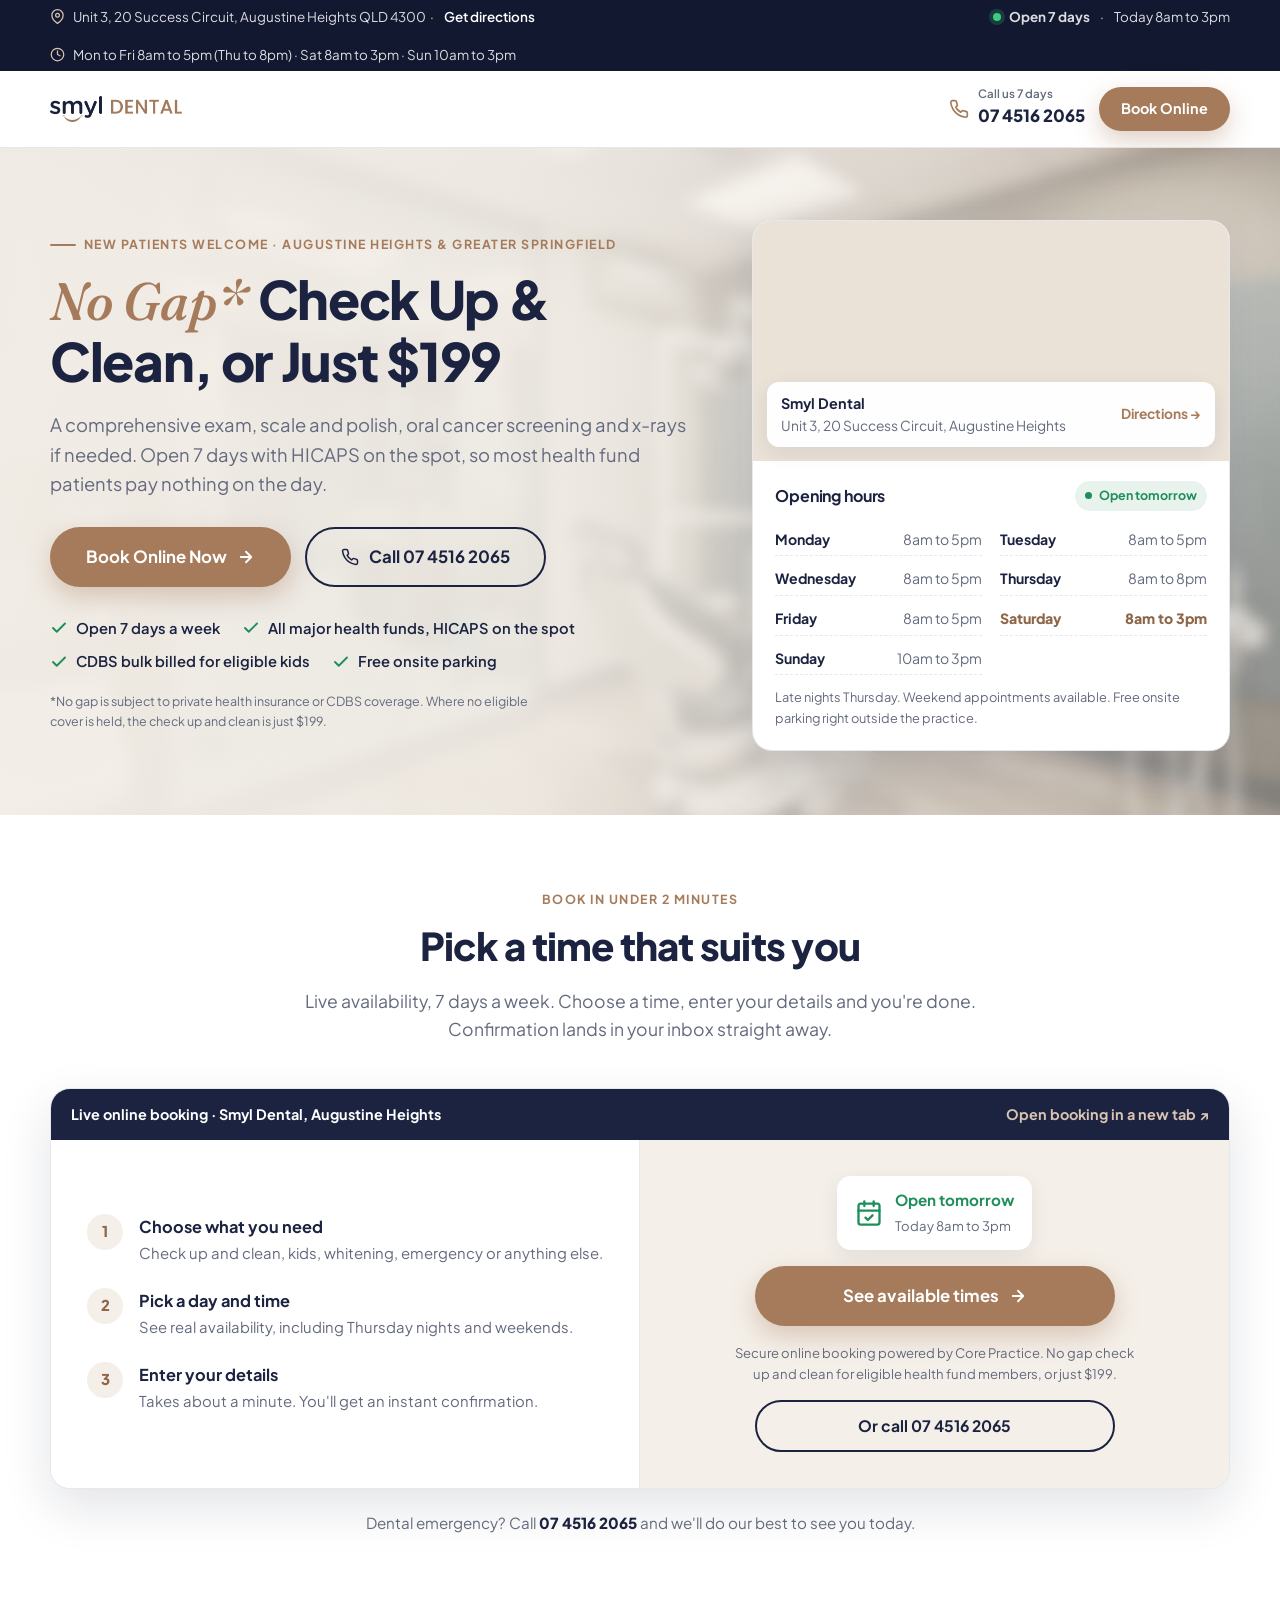
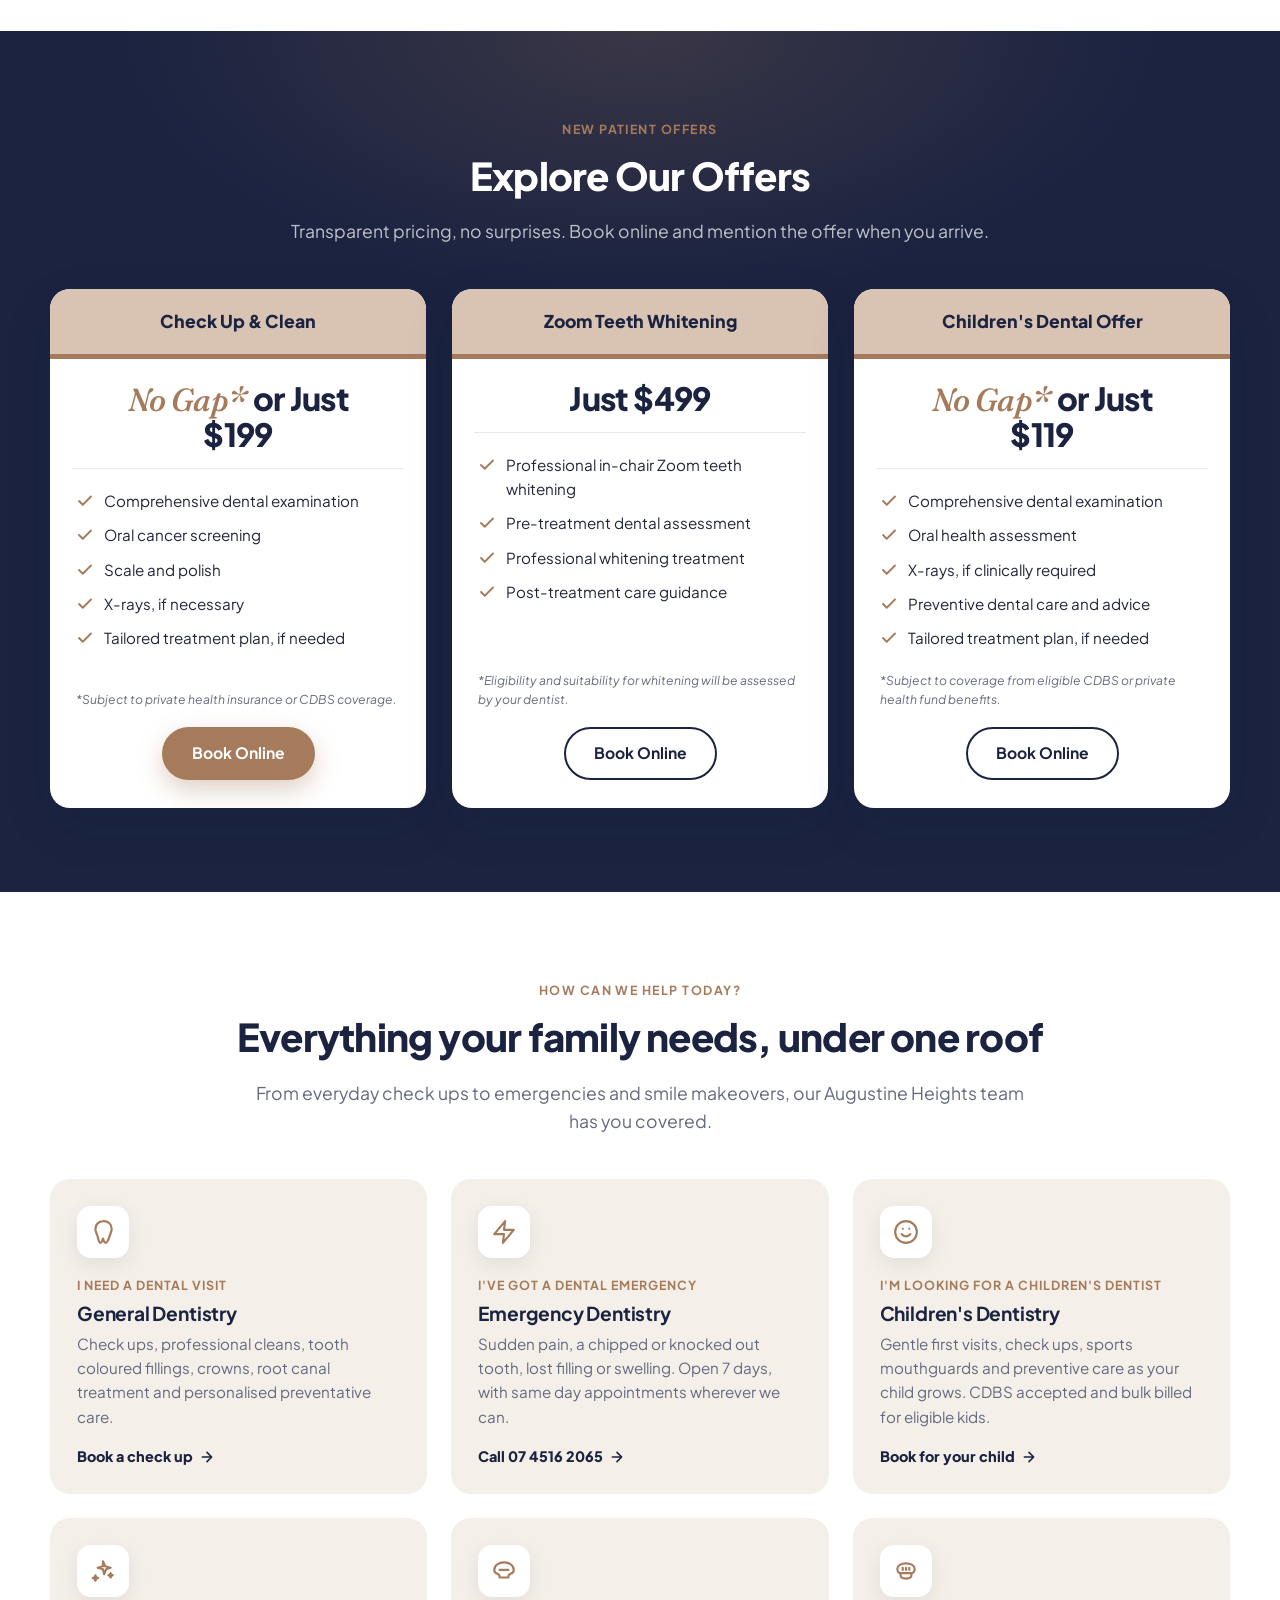
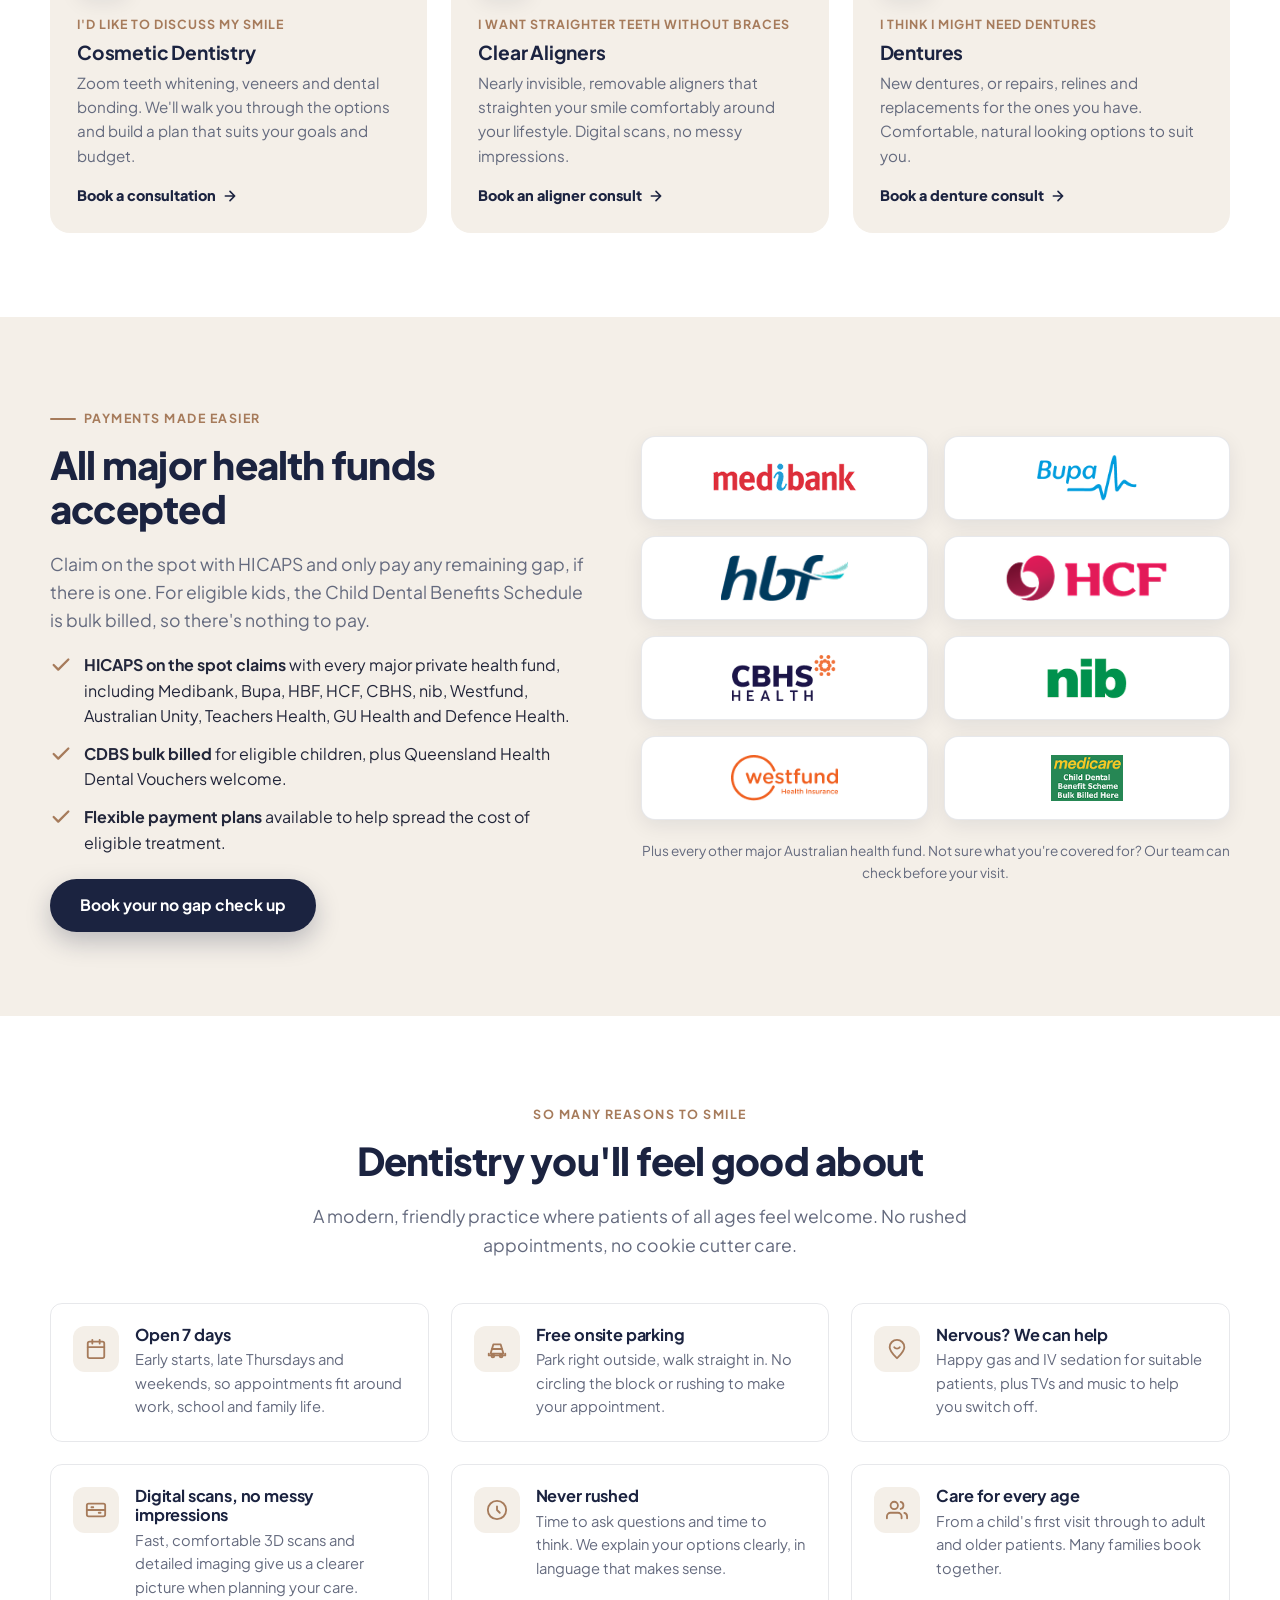
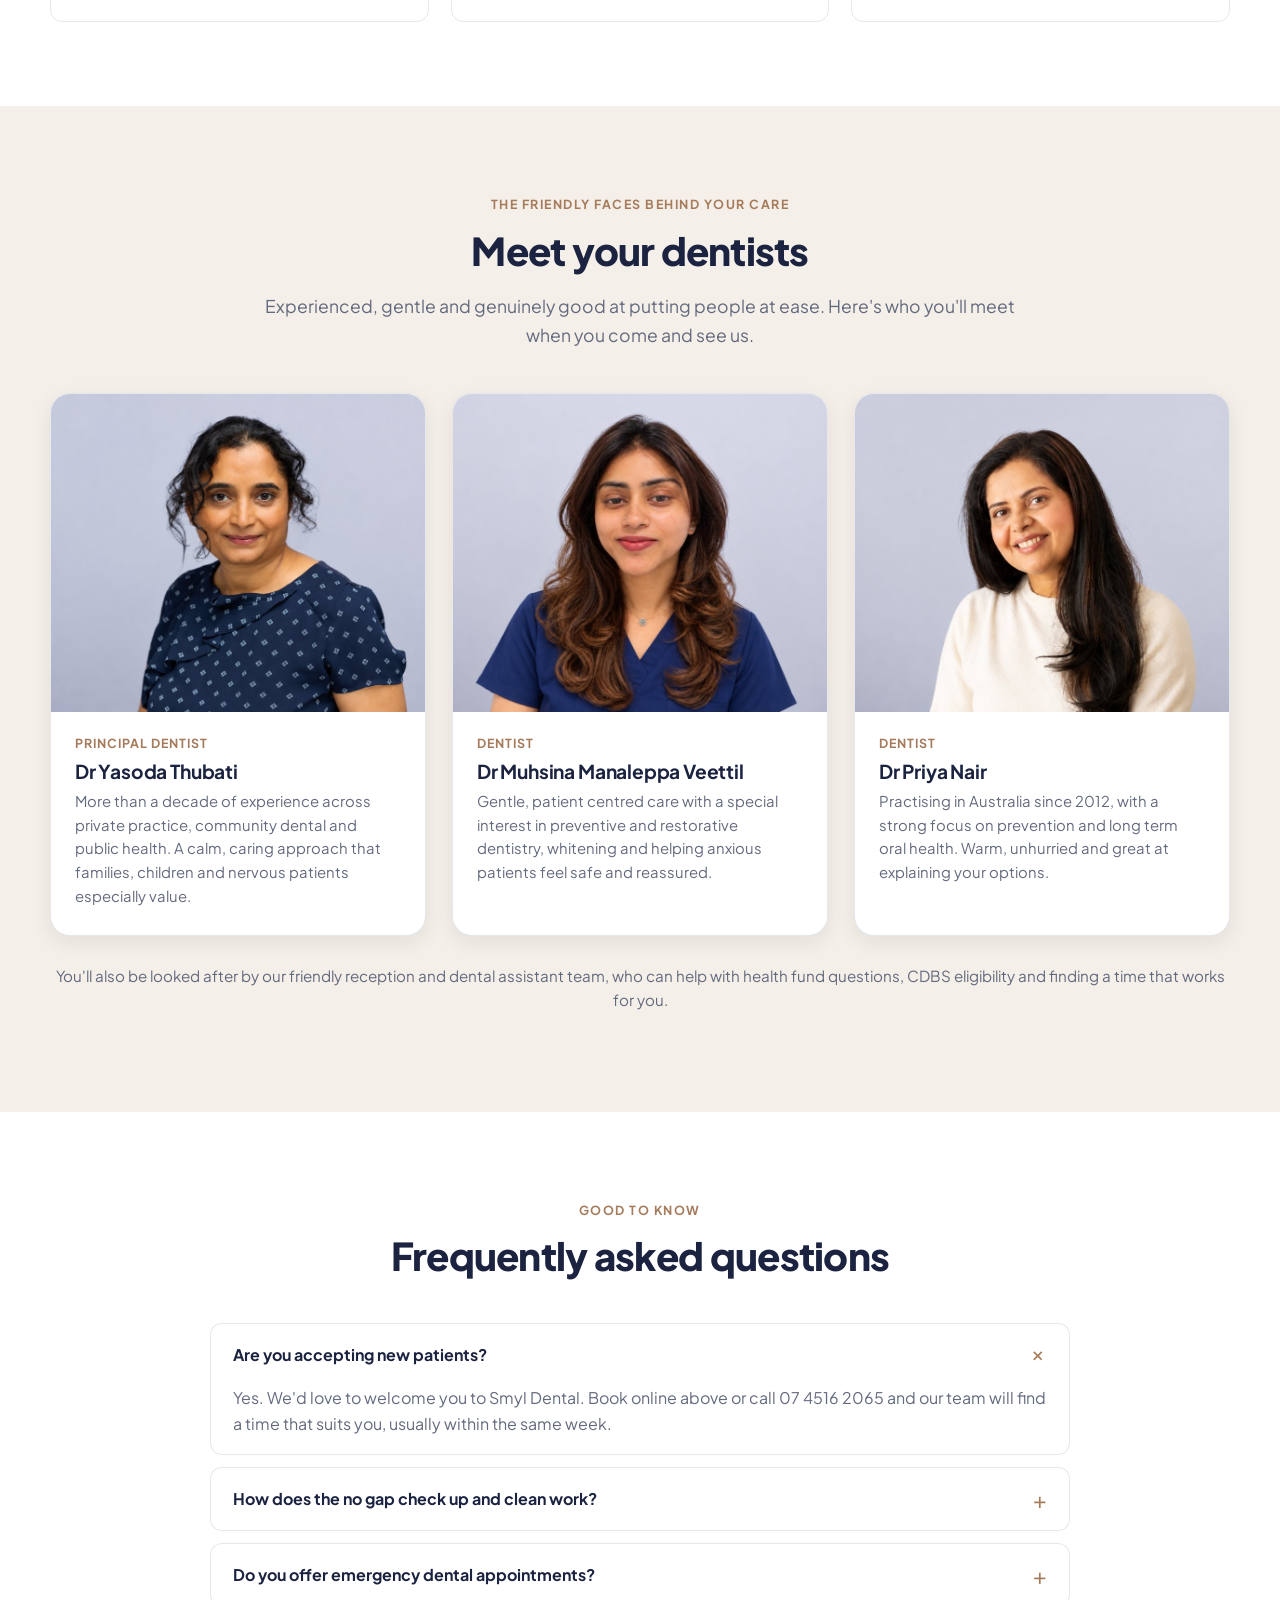
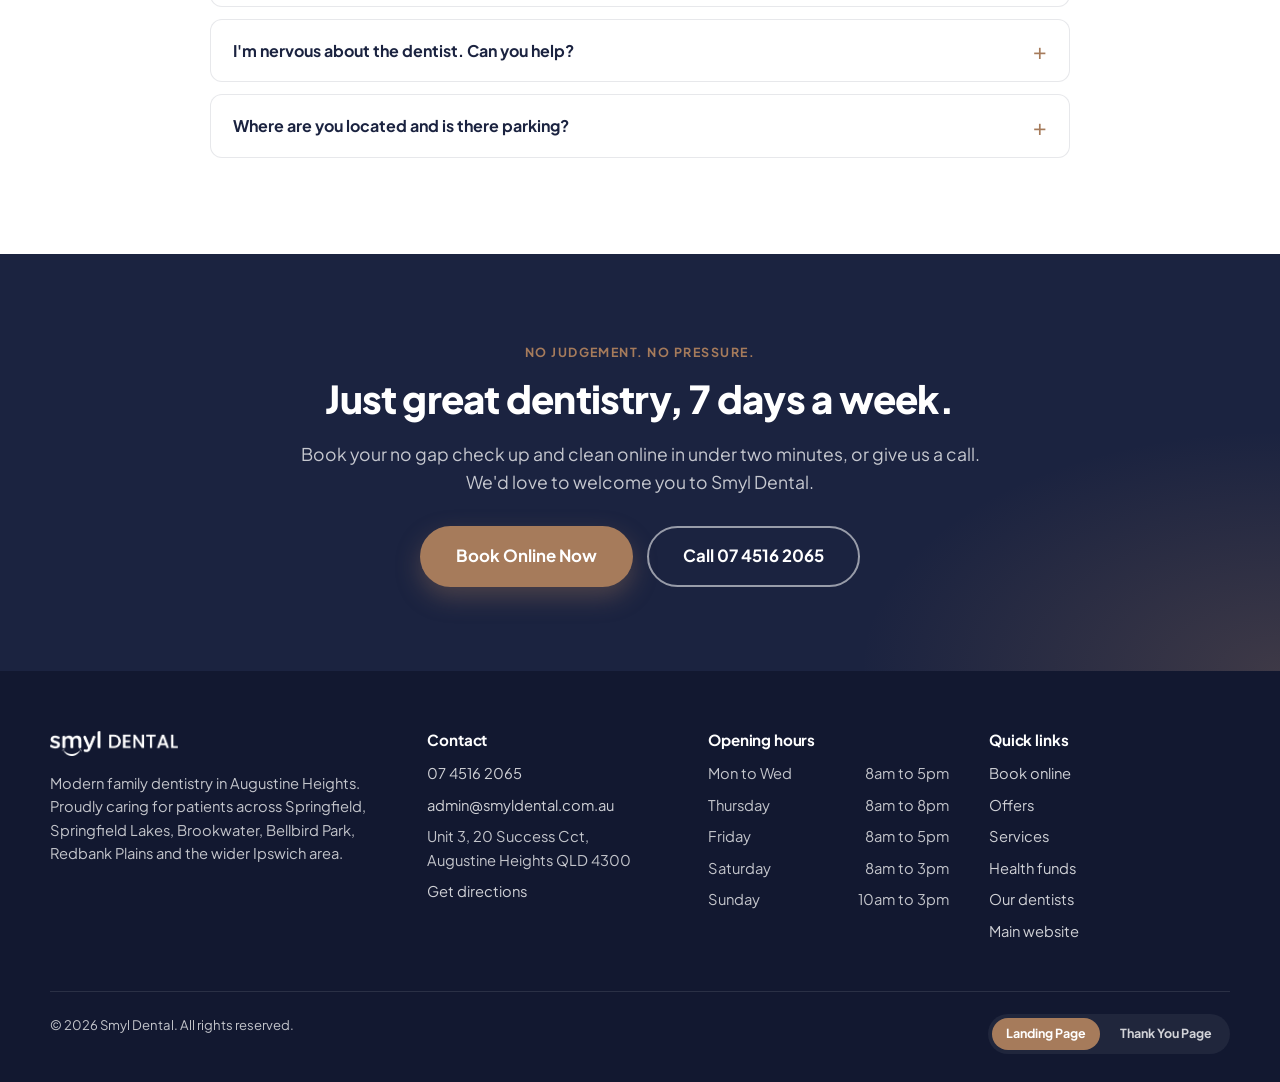
<file: index.html>
<!DOCTYPE html>
<html lang="en-AU">
<head>
  <meta charset="UTF-8">
  <!-- Google Tag Manager -->
  <script>(function(w,d,s,l,i){w[l]=w[l]||[];w[l].push({'gtm.start':
  new Date().getTime(),event:'gtm.js'});var f=d.getElementsByTagName(s)[0],
  j=d.createElement(s),dl=l!='dataLayer'?'&l='+l:'';j.async=true;j.src=
  'https://www.googletagmanager.com/gtm.js?id='+i+dl;f.parentNode.insertBefore(j,f);
  })(window,document,'script','dataLayer','GTM-N789NFZ4');</script>
  <!-- End Google Tag Manager -->

  <!-- Google tag (gtag.js) -->
  <script async src="https://www.googletagmanager.com/gtag/js?id=AW-18469202248"></script>
  <script>
    window.dataLayer = window.dataLayer || [];
    function gtag(){dataLayer.push(arguments);}
    gtag('js', new Date());

    gtag('config', 'AW-18469202248');
  </script>
  <!-- End Google tag -->
  <meta name="viewport" content="width=device-width, initial-scale=1.0">
  <title>No Gap Check Up &amp; Clean or Just $199 | Smyl Dental Augustine Heights</title>
  <meta name="description" content="New patients welcome at Smyl Dental, Augustine Heights. No gap check up and clean with eligible health funds, or just $199. Open 7 days, HICAPS, CDBS bulk billed. Book online now.">
  <!-- Google Ads landing page: keep out of organic search to avoid duplicate content with the main site -->
  <meta name="robots" content="noindex, nofollow">
  <link rel="icon" href="https://smyldental.com.au/wp-content/uploads/2026/07/fav-icon.png">
  <link rel="preconnect" href="https://fonts.googleapis.com">
  <link rel="preconnect" href="https://fonts.gstatic.com" crossorigin>
  <link href="https://fonts.googleapis.com/css2?family=Plus+Jakarta+Sans:wght@400;500;600;700;800&family=Fraunces:ital,opsz,wght@1,9..144,500&display=swap" rel="stylesheet">
  <link rel="stylesheet" href="assets/css/style.css">
  <script src="assets/js/config.js"></script>
</head>
<body class="page-landing">

  <!-- Google Tag Manager (noscript) -->
  <noscript><iframe src="https://www.googletagmanager.com/ns.html?id=GTM-N789NFZ4"
  height="0" width="0" style="display:none;visibility:hidden"></iframe></noscript>
  <!-- End Google Tag Manager (noscript) -->

  <!-- ================= TOP BAR: hours + map ================= -->
  <div class="topbar">
    <div class="container">
      <span class="item addr">
        <svg viewBox="0 0 24 24" fill="none" stroke="currentColor" stroke-width="2" stroke-linecap="round" stroke-linejoin="round"><path d="M21 10c0 7-9 13-9 13s-9-6-9-13a9 9 0 0 1 18 0z"/><circle cx="12" cy="10" r="3"/></svg>
        Unit 3, 20 Success Circuit, Augustine Heights QLD 4300 &nbsp;·&nbsp;
        <a href="https://www.google.com/maps/dir/?api=1&amp;destination=Smyl+Dental+Unit+3+20+Success+Circuit+Augustine+Heights+QLD+4300" target="_blank" rel="noopener" data-track="directions_click">Get directions</a>
      </span>
      <span class="item">
        <span class="open-dot"></span>
        <strong>Open 7 days</strong>&nbsp;·&nbsp;<span data-today-hours>Today 8am to 5pm</span>
      </span>
      <span class="item hours-full">
        <svg viewBox="0 0 24 24" fill="none" stroke="currentColor" stroke-width="2" stroke-linecap="round" stroke-linejoin="round"><circle cx="12" cy="12" r="10"/><path d="M12 6v6l4 2"/></svg>
        Mon to Fri 8am to 5pm (Thu to 8pm) · Sat 8am to 3pm · Sun 10am to 3pm
      </span>
    </div>
  </div>

  <!-- ================= HEADER ================= -->
  <header class="header">
    <div class="container">
      <a class="logo" href="index.html" aria-label="Smyl Dental">
        <img src="assets/img/smyl-logo.png" alt="Smyl Dental" width="263" height="52">
      </a>
      <div class="header-actions">
        <a class="phone-link" href="tel:+61745162065" data-track="header">
          <svg viewBox="0 0 24 24" fill="none" stroke="currentColor" stroke-width="2" stroke-linecap="round" stroke-linejoin="round"><path d="M22 16.92v3a2 2 0 0 1-2.18 2 19.79 19.79 0 0 1-8.63-3.07 19.5 19.5 0 0 1-6-6 19.79 19.79 0 0 1-3.07-8.67A2 2 0 0 1 4.11 2h3a2 2 0 0 1 2 1.72c.13.96.37 1.9.72 2.81a2 2 0 0 1-.45 2.11L8.09 9.91a16 16 0 0 0 6 6l1.27-1.27a2 2 0 0 1 2.11-.45c.91.35 1.85.59 2.81.72A2 2 0 0 1 22 16.92z"/></svg>
          <span><small>Call us 7 days</small>07 4516 2065</span>
        </a>
        <a class="btn btn-primary btn-sm btn-book" href="#book" data-track="book_click">Book Online</a>
      </div>
    </div>
  </header>

  <!-- ================= HERO ================= -->
  <section class="hero">
    <div class="container">
      <div>
        <span class="eyebrow">New patients welcome · Augustine Heights &amp; Greater Springfield</span>
        <h1>
          <span class="accent">No Gap*</span> Check Up &amp; Clean, or <span class="price">Just $199</span>
        </h1>
        <p class="lead">A comprehensive exam, scale and polish, oral cancer screening and x-rays if needed. Open 7 days with HICAPS on the spot, so most health fund patients pay nothing on the day.</p>
        <div class="hero-ctas">
          <a class="btn btn-primary btn-lg" href="#book" data-track="book_click">
            Book Online Now
            <svg viewBox="0 0 24 24" fill="none" stroke="currentColor" stroke-width="2.4" stroke-linecap="round" stroke-linejoin="round"><path d="M5 12h14M12 5l7 7-7 7"/></svg>
          </a>
          <a class="btn btn-outline btn-lg" href="tel:+61745162065" data-track="hero">
            <svg viewBox="0 0 24 24" fill="none" stroke="currentColor" stroke-width="2" stroke-linecap="round" stroke-linejoin="round"><path d="M22 16.92v3a2 2 0 0 1-2.18 2 19.79 19.79 0 0 1-8.63-3.07 19.5 19.5 0 0 1-6-6 19.79 19.79 0 0 1-3.07-8.67A2 2 0 0 1 4.11 2h3a2 2 0 0 1 2 1.72c.13.96.37 1.9.72 2.81a2 2 0 0 1-.45 2.11L8.09 9.91a16 16 0 0 0 6 6l1.27-1.27a2 2 0 0 1 2.11-.45c.91.35 1.85.59 2.81.72A2 2 0 0 1 22 16.92z"/></svg>
            Call 07 4516 2065
          </a>
        </div>
        <ul class="trust-row">
          <li><svg viewBox="0 0 24 24" fill="none" stroke="currentColor" stroke-width="2.5" stroke-linecap="round" stroke-linejoin="round"><path d="M20 6 9 17l-5-5"/></svg>Open 7 days a week</li>
          <li><svg viewBox="0 0 24 24" fill="none" stroke="currentColor" stroke-width="2.5" stroke-linecap="round" stroke-linejoin="round"><path d="M20 6 9 17l-5-5"/></svg>All major health funds, HICAPS on the spot</li>
          <li><svg viewBox="0 0 24 24" fill="none" stroke="currentColor" stroke-width="2.5" stroke-linecap="round" stroke-linejoin="round"><path d="M20 6 9 17l-5-5"/></svg>CDBS bulk billed for eligible kids</li>
          <li><svg viewBox="0 0 24 24" fill="none" stroke="currentColor" stroke-width="2.5" stroke-linecap="round" stroke-linejoin="round"><path d="M20 6 9 17l-5-5"/></svg>Free onsite parking</li>
        </ul>
        <p class="fineprint">*No gap is subject to private health insurance or CDBS coverage. Where no eligible cover is held, the check up and clean is just $199.</p>
      </div>

      <!-- Map + hours card -->
      <aside class="loc-card" aria-label="Location and opening hours">
        <div class="map">
          <iframe
            title="Map to Smyl Dental, Augustine Heights"
            src="https://www.google.com/maps?q=Smyl+Dental,+Unit+3/20+Success+Circuit,+Augustine+Heights+QLD+4300&amp;z=15&amp;output=embed"
            loading="lazy" referrerpolicy="no-referrer-when-downgrade" allowfullscreen></iframe>
          <div class="map-pill">
            <div>
              <strong>Smyl Dental</strong>
              <span>Unit 3, 20 Success Circuit, Augustine Heights</span>
            </div>
            <a href="https://www.google.com/maps/dir/?api=1&amp;destination=Smyl+Dental+Unit+3+20+Success+Circuit+Augustine+Heights+QLD+4300" target="_blank" rel="noopener" data-track="directions_click">Directions →</a>
          </div>
        </div>
        <div class="hours">
          <div class="hours-top">
            <h3>Opening hours</h3>
            <span class="badge-open" data-open-status>Open 7 days</span>
          </div>
          <dl class="hours-grid">
            <div data-day="1"><dt>Monday</dt><dd>8am to 5pm</dd></div>
            <div data-day="2"><dt>Tuesday</dt><dd>8am to 5pm</dd></div>
            <div data-day="3"><dt>Wednesday</dt><dd>8am to 5pm</dd></div>
            <div data-day="4"><dt>Thursday</dt><dd>8am to 8pm</dd></div>
            <div data-day="5"><dt>Friday</dt><dd>8am to 5pm</dd></div>
            <div data-day="6"><dt>Saturday</dt><dd>8am to 3pm</dd></div>
            <div data-day="0"><dt>Sunday</dt><dd>10am to 3pm</dd></div>
          </dl>
          <p class="hours-note">Late nights Thursday. Weekend appointments available. Free onsite parking right outside the practice.</p>
        </div>
      </aside>
    </div>
  </section>

  <!-- ================= BOOKING (live widget) ================= -->
  <!--
    Core Practice currently serves its booking page with X-Frame-Options: SAMEORIGIN,
    so a plain iframe renders blank. By default this section shows a booking panel that
    opens live availability in a new tab. If Core Practice supplies an embeddable URL,
    paste it into BOOKING_EMBED_URL in assets/js/config.js and the iframe appears automatically.
  -->
  <section class="booking" id="book">
    <div class="container">
      <div class="section-head center">
        <span class="eyebrow">Book in under 2 minutes</span>
        <h2>Pick a time that suits you</h2>
        <p class="lead">Live availability, 7 days a week. Choose a time, enter your details and you're done. Confirmation lands in your inbox straight away.</p>
      </div>

      <div class="frame-wrap">
        <div class="frame-bar">
          <strong>Live online booking · Smyl Dental, Augustine Heights</strong>
          <a href="https://www.corepractice.is/practices/smyldental/smyl-dental#/" target="_blank" rel="noopener" data-track="book_external">Open booking in a new tab ↗</a>
        </div>

        <!-- Embedded widget (only rendered when BOOKING_EMBED_URL is set in config.js) -->
        <div id="bookingEmbed" hidden></div>

        <!-- Booking panel (default) -->
        <div class="book-panel" id="bookingPanel">
          <div class="book-steps">
            <div class="book-step">
              <span class="num">1</span>
              <div><strong>Choose what you need</strong><span>Check up and clean, kids, whitening, emergency or anything else.</span></div>
            </div>
            <div class="book-step">
              <span class="num">2</span>
              <div><strong>Pick a day and time</strong><span>See real availability, including Thursday nights and weekends.</span></div>
            </div>
            <div class="book-step">
              <span class="num">3</span>
              <div><strong>Enter your details</strong><span>Takes about a minute. You'll get an instant confirmation.</span></div>
            </div>
          </div>
          <div class="book-action">
            <div class="book-badge">
              <svg viewBox="0 0 24 24" fill="none" stroke="currentColor" stroke-width="2" stroke-linecap="round" stroke-linejoin="round"><rect x="3" y="4" width="18" height="18" rx="2"/><path d="M16 2v4M8 2v4M3 10h18"/><path d="m9 16 2 2 4-4"/></svg>
              <span><strong data-open-status>Open 7 days</strong><small data-today-hours>Today 8am to 5pm</small></span>
            </div>
            <a class="btn btn-primary btn-lg" href="https://www.corepractice.is/practices/smyldental/smyl-dental#/" target="_blank" rel="noopener" data-track="book_external">
              See available times
              <svg viewBox="0 0 24 24" fill="none" stroke="currentColor" stroke-width="2.4" stroke-linecap="round" stroke-linejoin="round"><path d="M5 12h14M12 5l7 7-7 7"/></svg>
            </a>
            <p class="book-fine">Secure online booking powered by Core Practice. No gap check up and clean for eligible health fund members, or just $199.</p>
            <a class="btn btn-outline" href="tel:+61745162065" data-track="booking_section">Or call 07 4516 2065</a>
          </div>
        </div>
      </div>
      <p class="alt">Dental emergency? Call <a href="tel:+61745162065" data-track="booking_section">07 4516 2065</a> and we'll do our best to see you today.</p>
    </div>
  </section>

  <!-- ================= OFFERS ================= -->
  <section class="offers section" id="offers">
    <div class="container">
      <div class="section-head center">
        <span class="eyebrow">New patient offers</span>
        <h2>Explore Our Offers</h2>
        <p class="lead">Transparent pricing, no surprises. Book online and mention the offer when you arrive.</p>
      </div>
      <div class="offer-grid">

        <article class="offer">
          <div class="offer-head">Check Up &amp; Clean</div>
          <div class="offer-price">
            <div class="amount"><em>No Gap*</em> or Just $199</div>
          </div>
          <ul>
            <li><svg viewBox="0 0 24 24" fill="none" stroke="currentColor" stroke-width="2.5" stroke-linecap="round" stroke-linejoin="round"><path d="M20 6 9 17l-5-5"/></svg>Comprehensive dental examination</li>
            <li><svg viewBox="0 0 24 24" fill="none" stroke="currentColor" stroke-width="2.5" stroke-linecap="round" stroke-linejoin="round"><path d="M20 6 9 17l-5-5"/></svg>Oral cancer screening</li>
            <li><svg viewBox="0 0 24 24" fill="none" stroke="currentColor" stroke-width="2.5" stroke-linecap="round" stroke-linejoin="round"><path d="M20 6 9 17l-5-5"/></svg>Scale and polish</li>
            <li><svg viewBox="0 0 24 24" fill="none" stroke="currentColor" stroke-width="2.5" stroke-linecap="round" stroke-linejoin="round"><path d="M20 6 9 17l-5-5"/></svg>X-rays, if necessary</li>
            <li><svg viewBox="0 0 24 24" fill="none" stroke="currentColor" stroke-width="2.5" stroke-linecap="round" stroke-linejoin="round"><path d="M20 6 9 17l-5-5"/></svg>Tailored treatment plan, if needed</li>
          </ul>
          <p class="note">*Subject to private health insurance or CDBS coverage.</p>
          <a class="btn btn-primary" href="#book" data-track="book_click">Book Online</a>
        </article>

        <article class="offer">
          <div class="offer-head">Zoom Teeth Whitening</div>
          <div class="offer-price">
            <div class="amount">Just $499</div>
          </div>
          <ul>
            <li><svg viewBox="0 0 24 24" fill="none" stroke="currentColor" stroke-width="2.5" stroke-linecap="round" stroke-linejoin="round"><path d="M20 6 9 17l-5-5"/></svg>Professional in-chair Zoom teeth whitening</li>
            <li><svg viewBox="0 0 24 24" fill="none" stroke="currentColor" stroke-width="2.5" stroke-linecap="round" stroke-linejoin="round"><path d="M20 6 9 17l-5-5"/></svg>Pre-treatment dental assessment</li>
            <li><svg viewBox="0 0 24 24" fill="none" stroke="currentColor" stroke-width="2.5" stroke-linecap="round" stroke-linejoin="round"><path d="M20 6 9 17l-5-5"/></svg>Professional whitening treatment</li>
            <li><svg viewBox="0 0 24 24" fill="none" stroke="currentColor" stroke-width="2.5" stroke-linecap="round" stroke-linejoin="round"><path d="M20 6 9 17l-5-5"/></svg>Post-treatment care guidance</li>
          </ul>
          <p class="note">*Eligibility and suitability for whitening will be assessed by your dentist.</p>
          <a class="btn btn-outline" href="#book" data-track="book_click">Book Online</a>
        </article>

        <article class="offer">
          <div class="offer-head">Children's Dental Offer</div>
          <div class="offer-price">
            <div class="amount"><em>No Gap*</em> or Just $119</div>
          </div>
          <ul>
            <li><svg viewBox="0 0 24 24" fill="none" stroke="currentColor" stroke-width="2.5" stroke-linecap="round" stroke-linejoin="round"><path d="M20 6 9 17l-5-5"/></svg>Comprehensive dental examination</li>
            <li><svg viewBox="0 0 24 24" fill="none" stroke="currentColor" stroke-width="2.5" stroke-linecap="round" stroke-linejoin="round"><path d="M20 6 9 17l-5-5"/></svg>Oral health assessment</li>
            <li><svg viewBox="0 0 24 24" fill="none" stroke="currentColor" stroke-width="2.5" stroke-linecap="round" stroke-linejoin="round"><path d="M20 6 9 17l-5-5"/></svg>X-rays, if clinically required</li>
            <li><svg viewBox="0 0 24 24" fill="none" stroke="currentColor" stroke-width="2.5" stroke-linecap="round" stroke-linejoin="round"><path d="M20 6 9 17l-5-5"/></svg>Preventive dental care and advice</li>
            <li><svg viewBox="0 0 24 24" fill="none" stroke="currentColor" stroke-width="2.5" stroke-linecap="round" stroke-linejoin="round"><path d="M20 6 9 17l-5-5"/></svg>Tailored treatment plan, if needed</li>
          </ul>
          <p class="note">*Subject to coverage from eligible CDBS or private health fund benefits.</p>
          <a class="btn btn-outline" href="#book" data-track="book_click">Book Online</a>
        </article>

      </div>
    </div>
  </section>

  <!-- ================= SERVICES ================= -->
  <section class="services section" id="services">
    <div class="container">
      <div class="section-head center">
        <span class="eyebrow">How can we help today?</span>
        <h2>Everything your family needs, under one roof</h2>
        <p class="lead">From everyday check ups to emergencies and smile makeovers, our Augustine Heights team has you covered.</p>
      </div>
      <div class="service-grid">

        <article class="service">
          <div class="icon"><svg viewBox="0 0 24 24" fill="none" stroke="currentColor" stroke-width="2" stroke-linecap="round" stroke-linejoin="round"><path d="M12 2a7 7 0 0 0-7 7c0 3 1 4 2 7s1 6 2.5 6S12 18 12 18s1 4 2.5 4S17 19 18 16s2-4 2-7a7 7 0 0 0-8-7z"/></svg></div>
          <div class="q">I need a dental visit</div>
          <h3>General Dentistry</h3>
          <p>Check ups, professional cleans, tooth coloured fillings, crowns, root canal treatment and personalised preventative care.</p>
          <a href="#book" data-track="book_click">Book a check up <svg viewBox="0 0 24 24" fill="none" stroke="currentColor" stroke-width="2.4" stroke-linecap="round" stroke-linejoin="round"><path d="M5 12h14M12 5l7 7-7 7"/></svg></a>
        </article>

        <article class="service">
          <div class="icon"><svg viewBox="0 0 24 24" fill="none" stroke="currentColor" stroke-width="2" stroke-linecap="round" stroke-linejoin="round"><path d="M13 2 3 14h9l-1 8 10-12h-9l1-8z"/></svg></div>
          <div class="q">I've got a dental emergency</div>
          <h3>Emergency Dentistry</h3>
          <p>Sudden pain, a chipped or knocked out tooth, lost filling or swelling. Open 7 days, with same day appointments wherever we can.</p>
          <a href="tel:+61745162065" data-track="emergency">Call 07 4516 2065 <svg viewBox="0 0 24 24" fill="none" stroke="currentColor" stroke-width="2.4" stroke-linecap="round" stroke-linejoin="round"><path d="M5 12h14M12 5l7 7-7 7"/></svg></a>
        </article>

        <article class="service">
          <div class="icon"><svg viewBox="0 0 24 24" fill="none" stroke="currentColor" stroke-width="2" stroke-linecap="round" stroke-linejoin="round"><circle cx="12" cy="12" r="10"/><path d="M8 14s1.5 2 4 2 4-2 4-2"/><path d="M9 9h.01M15 9h.01"/></svg></div>
          <div class="q">I'm looking for a children's dentist</div>
          <h3>Children's Dentistry</h3>
          <p>Gentle first visits, check ups, sports mouthguards and preventive care as your child grows. CDBS accepted and bulk billed for eligible kids.</p>
          <a href="#book" data-track="book_click">Book for your child <svg viewBox="0 0 24 24" fill="none" stroke="currentColor" stroke-width="2.4" stroke-linecap="round" stroke-linejoin="round"><path d="M5 12h14M12 5l7 7-7 7"/></svg></a>
        </article>

        <article class="service">
          <div class="icon"><svg viewBox="0 0 24 24" fill="none" stroke="currentColor" stroke-width="2" stroke-linecap="round" stroke-linejoin="round"><path d="m12 3 1.9 4.6L19 9l-4.1 1.4L13 15l-1-4.6L7 9l5-1.4z"/><path d="m5 16 .7 1.8L7.5 18.5l-1.8.7L5 21l-.7-1.8L2.5 18.5l1.8-.7z"/><path d="m19 14 .6 1.4 1.4.6-1.4.6L19 18l-.6-1.4-1.4-.6 1.4-.6z"/></svg></div>
          <div class="q">I'd like to discuss my smile</div>
          <h3>Cosmetic Dentistry</h3>
          <p>Zoom teeth whitening, veneers and dental bonding. We'll walk you through the options and build a plan that suits your goals and budget.</p>
          <a href="#book" data-track="book_click">Book a consultation <svg viewBox="0 0 24 24" fill="none" stroke="currentColor" stroke-width="2.4" stroke-linecap="round" stroke-linejoin="round"><path d="M5 12h14M12 5l7 7-7 7"/></svg></a>
        </article>

        <article class="service">
          <div class="icon"><svg viewBox="0 0 24 24" fill="none" stroke="currentColor" stroke-width="2" stroke-linecap="round" stroke-linejoin="round"><path d="M3 11c0-4 4-7 9-7s9 3 9 7c0 2-1 3-3 3.5-1 .3-2 1.5-2 3.5H8c0-2-1-3.2-2-3.5C4 14 3 13 3 11z"/><path d="M8 11h8"/></svg></div>
          <div class="q">I want straighter teeth without braces</div>
          <h3>Clear Aligners</h3>
          <p>Nearly invisible, removable aligners that straighten your smile comfortably around your lifestyle. Digital scans, no messy impressions.</p>
          <a href="#book" data-track="book_click">Book an aligner consult <svg viewBox="0 0 24 24" fill="none" stroke="currentColor" stroke-width="2.4" stroke-linecap="round" stroke-linejoin="round"><path d="M5 12h14M12 5l7 7-7 7"/></svg></a>
        </article>

        <article class="service">
          <div class="icon"><svg viewBox="0 0 24 24" fill="none" stroke="currentColor" stroke-width="2" stroke-linecap="round" stroke-linejoin="round"><path d="M4 10c0-3 3.5-5 8-5s8 2 8 5c0 2.5-1.5 4-3 4H7c-1.5 0-3-1.5-3-4z"/><path d="M7 14v2c0 2 2 3 5 3s5-1 5-3v-2"/><path d="M9 9v2M12 9v2M15 9v2"/></svg></div>
          <div class="q">I think I might need dentures</div>
          <h3>Dentures</h3>
          <p>New dentures, or repairs, relines and replacements for the ones you have. Comfortable, natural looking options to suit you.</p>
          <a href="#book" data-track="book_click">Book a denture consult <svg viewBox="0 0 24 24" fill="none" stroke="currentColor" stroke-width="2.4" stroke-linecap="round" stroke-linejoin="round"><path d="M5 12h14M12 5l7 7-7 7"/></svg></a>
        </article>

      </div>
    </div>
  </section>

  <!-- ================= HEALTH FUNDS ================= -->
  <section class="funds section" id="health-funds">
    <div class="container">
      <div>
        <span class="eyebrow">Payments made easier</span>
        <h2>All major health funds accepted</h2>
        <p class="lead">Claim on the spot with HICAPS and only pay any remaining gap, if there is one. For eligible kids, the Child Dental Benefits Schedule is bulk billed, so there's nothing to pay.</p>
        <ul class="checks">
          <li><svg viewBox="0 0 24 24" fill="none" stroke="currentColor" stroke-width="2.5" stroke-linecap="round" stroke-linejoin="round"><path d="M20 6 9 17l-5-5"/></svg><span><strong>HICAPS on the spot claims</strong> with every major private health fund, including Medibank, Bupa, HBF, HCF, CBHS, nib, Westfund, Australian Unity, Teachers Health, GU Health and Defence Health.</span></li>
          <li><svg viewBox="0 0 24 24" fill="none" stroke="currentColor" stroke-width="2.5" stroke-linecap="round" stroke-linejoin="round"><path d="M20 6 9 17l-5-5"/></svg><span><strong>CDBS bulk billed</strong> for eligible children, plus Queensland Health Dental Vouchers welcome.</span></li>
          <li><svg viewBox="0 0 24 24" fill="none" stroke="currentColor" stroke-width="2.5" stroke-linecap="round" stroke-linejoin="round"><path d="M20 6 9 17l-5-5"/></svg><span><strong>Flexible payment plans</strong> available to help spread the cost of eligible treatment.</span></li>
        </ul>
        <a class="btn btn-navy" href="#book" data-track="book_click">Book your no gap check up</a>
      </div>
      <div class="fund-grid">
        <div class="fund"><img src="assets/funds/medibank.png" alt="Medibank"></div>
        <div class="fund"><img src="assets/funds/bupa.png" alt="Bupa"></div>
        <div class="fund"><img src="assets/funds/hbf.png" alt="HBF"></div>
        <div class="fund"><img src="assets/funds/hcf.png" alt="HCF"></div>
        <div class="fund"><img src="assets/funds/cbhs.png" alt="CBHS Health"></div>
        <div class="fund"><img src="assets/funds/nib.png" alt="nib"></div>
        <div class="fund"><img src="assets/funds/westfund.png" alt="Westfund Health Insurance"></div>
        <div class="fund"><img src="assets/funds/medicare-cdbs.png" alt="Medicare Child Dental Benefits Schedule bulk billed here"></div>
        <p class="fund-more">Plus every other major Australian health fund. Not sure what you're covered for? Our team can check before your visit.</p>
      </div>
    </div>
  </section>

  <!-- ================= WHY SMYL ================= -->
  <section class="why section">
    <div class="container">
      <div class="section-head center">
        <span class="eyebrow">So many reasons to smile</span>
        <h2>Dentistry you'll feel good about</h2>
        <p class="lead">A modern, friendly practice where patients of all ages feel welcome. No rushed appointments, no cookie cutter care.</p>
      </div>
      <div class="why-grid">
        <div class="why-item">
          <div class="ic"><svg viewBox="0 0 24 24" fill="none" stroke="currentColor" stroke-width="2" stroke-linecap="round" stroke-linejoin="round"><rect x="3" y="4" width="18" height="18" rx="2"/><path d="M16 2v4M8 2v4M3 10h18"/></svg></div>
          <div><h3>Open 7 days</h3><p>Early starts, late Thursdays and weekends, so appointments fit around work, school and family life.</p></div>
        </div>
        <div class="why-item">
          <div class="ic"><svg viewBox="0 0 24 24" fill="none" stroke="currentColor" stroke-width="2" stroke-linecap="round" stroke-linejoin="round"><path d="M5 17h14l-1.5-5h-11z"/><path d="M3 17v2h18v-2"/><circle cx="7.5" cy="19.5" r="1.5"/><circle cx="16.5" cy="19.5" r="1.5"/><path d="M6.5 12 8 7h8l1.5 5"/></svg></div>
          <div><h3>Free onsite parking</h3><p>Park right outside, walk straight in. No circling the block or rushing to make your appointment.</p></div>
        </div>
        <div class="why-item">
          <div class="ic"><svg viewBox="0 0 24 24" fill="none" stroke="currentColor" stroke-width="2" stroke-linecap="round" stroke-linejoin="round"><path d="M12 22c4-4 8-7.6 8-12a8 8 0 0 0-16 0c0 4.4 4 8 8 12z"/><path d="M9 10s1 1.5 3 1.5 3-1.5 3-1.5"/></svg></div>
          <div><h3>Nervous? We can help</h3><p>Happy gas and IV sedation for suitable patients, plus TVs and music to help you switch off.</p></div>
        </div>
        <div class="why-item">
          <div class="ic"><svg viewBox="0 0 24 24" fill="none" stroke="currentColor" stroke-width="2" stroke-linecap="round" stroke-linejoin="round"><rect x="2" y="5" width="20" height="14" rx="2"/><path d="M2 12h20"/><path d="M7 9h2M15 15h2"/></svg></div>
          <div><h3>Digital scans, no messy impressions</h3><p>Fast, comfortable 3D scans and detailed imaging give us a clearer picture when planning your care.</p></div>
        </div>
        <div class="why-item">
          <div class="ic"><svg viewBox="0 0 24 24" fill="none" stroke="currentColor" stroke-width="2" stroke-linecap="round" stroke-linejoin="round"><circle cx="12" cy="12" r="10"/><path d="M12 8v4l3 3"/></svg></div>
          <div><h3>Never rushed</h3><p>Time to ask questions and time to think. We explain your options clearly, in language that makes sense.</p></div>
        </div>
        <div class="why-item">
          <div class="ic"><svg viewBox="0 0 24 24" fill="none" stroke="currentColor" stroke-width="2" stroke-linecap="round" stroke-linejoin="round"><path d="M17 21v-2a4 4 0 0 0-4-4H5a4 4 0 0 0-4 4v2"/><circle cx="9" cy="7" r="4"/><path d="M23 21v-2a4 4 0 0 0-3-3.87"/><path d="M16 3.13a4 4 0 0 1 0 7.75"/></svg></div>
          <div><h3>Care for every age</h3><p>From a child's first visit through to adult and older patients. Many families book together.</p></div>
        </div>
      </div>
    </div>
  </section>

  <!-- ================= TEAM ================= -->
  <section class="team section" id="team">
    <div class="container">
      <div class="section-head center">
        <span class="eyebrow">The friendly faces behind your care</span>
        <h2>Meet your dentists</h2>
        <p class="lead">Experienced, gentle and genuinely good at putting people at ease. Here's who you'll meet when you come and see us.</p>
      </div>
      <div class="team-grid">

        <article class="member">
          <div class="photo"><img src="assets/img/dr-yasoda-thubati.jpg" alt="Dr Yasoda Thubati, Principal Dentist at Smyl Dental" loading="lazy"></div>
          <div class="body">
            <div class="role">Principal Dentist</div>
            <h3>Dr Yasoda Thubati</h3>
            <p>More than a decade of experience across private practice, community dental and public health. A calm, caring approach that families, children and nervous patients especially value.</p>
          </div>
        </article>

        <article class="member">
          <div class="photo"><img src="assets/img/dr-muhsina-manaleppa-veettil.jpg" alt="Dr Muhsina Manaleppa Veettil, Dentist at Smyl Dental" loading="lazy"></div>
          <div class="body">
            <div class="role">Dentist</div>
            <h3>Dr Muhsina Manaleppa Veettil</h3>
            <p>Gentle, patient centred care with a special interest in preventive and restorative dentistry, whitening and helping anxious patients feel safe and reassured.</p>
          </div>
        </article>

        <article class="member">
          <div class="photo"><img src="assets/img/dr-priya-nair.jpg" alt="Dr Priya Nair, Dentist at Smyl Dental" loading="lazy"></div>
          <div class="body">
            <div class="role">Dentist</div>
            <h3>Dr Priya Nair</h3>
            <p>Practising in Australia since 2012, with a strong focus on prevention and long term oral health. Warm, unhurried and great at explaining your options.</p>
          </div>
        </article>

      </div>
      <p class="team-support">You'll also be looked after by our friendly reception and dental assistant team, who can help with health fund questions, CDBS eligibility and finding a time that works for you.</p>
    </div>
  </section>

  <!-- ================= FAQ ================= -->
  <section class="faq section">
    <div class="container">
      <div class="section-head center">
        <span class="eyebrow">Good to know</span>
        <h2>Frequently asked questions</h2>
      </div>
      <details open>
        <summary>Are you accepting new patients?</summary>
        <p>Yes. We'd love to welcome you to Smyl Dental. Book online above or call 07 4516 2065 and our team will find a time that suits you, usually within the same week.</p>
      </details>
      <details>
        <summary>How does the no gap check up and clean work?</summary>
        <p>If you have private health insurance with dental extras, we claim through HICAPS on the day and your fund covers the check up and clean, so there's no out of pocket cost in most cases. Eligible children are bulk billed under the CDBS. If you don't have cover, it's a flat $199.</p>
      </details>
      <details>
        <summary>Do you offer emergency dental appointments?</summary>
        <p>Yes. If you have a toothache, dental trauma or a lost crown or filling, call us as soon as you can. We're open all 7 days and do our best to see emergencies the same day.</p>
      </details>
      <details>
        <summary>I'm nervous about the dentist. Can you help?</summary>
        <p>Absolutely. Let us know when you book. We'll never rush you, we'll explain everything first, and happy gas or IV sedation is available for suitable patients.</p>
      </details>
      <details>
        <summary>Where are you located and is there parking?</summary>
        <p>We're at Unit 3, 20 Success Circuit, Augustine Heights QLD 4300, with free onsite parking right outside. We see patients from across Springfield, Springfield Lakes, Springfield Central, Brookwater, Spring Mountain, Bellbird Park, Redbank Plains and the wider Ipswich area.</p>
      </details>
    </div>
  </section>

  <!-- ================= FINAL CTA ================= -->
  <section class="cta section" id="contact">
    <div class="container cta-center">
      <span class="eyebrow">No judgement. No pressure.</span>
      <h2>Just great dentistry, 7 days a week.</h2>
      <p class="lead">Book your no gap check up and clean online in under two minutes, or give us a call. We'd love to welcome you to Smyl Dental.</p>
      <div class="hero-ctas">
        <a class="btn btn-primary btn-lg" href="#book" data-track="book_click">Book Online Now</a>
        <a class="btn btn-outline-light btn-lg" href="tel:+61745162065" data-track="footer_cta">Call 07 4516 2065</a>
      </div>
    </div>
  </section>

  <!-- ================= FOOTER ================= -->
  <footer class="footer">
    <div class="container">
      <div class="footer-grid">
        <div>
          <a class="logo" href="index.html"><img src="assets/img/smyl-logo.png" alt="Smyl Dental"></a>
          <p>Modern family dentistry in Augustine Heights. Proudly caring for patients across Springfield, Springfield Lakes, Brookwater, Bellbird Park, Redbank Plains and the wider Ipswich area.</p>
        </div>
        <div>
          <h4>Contact</h4>
          <ul>
            <li><a href="tel:+61745162065" data-track="footer">07 4516 2065</a></li>
            <li><a href="mailto:admin@smyldental.com.au">admin@smyldental.com.au</a></li>
            <li>Unit 3, 20 Success Cct,<br>Augustine Heights QLD 4300</li>
            <li><a href="https://www.google.com/maps/dir/?api=1&amp;destination=Smyl+Dental+Unit+3+20+Success+Circuit+Augustine+Heights+QLD+4300" target="_blank" rel="noopener">Get directions</a></li>
          </ul>
        </div>
        <div>
          <h4>Opening hours</h4>
          <ul class="hours-list">
            <li><span>Mon to Wed</span><span>8am to 5pm</span></li>
            <li><span>Thursday</span><span>8am to 8pm</span></li>
            <li><span>Friday</span><span>8am to 5pm</span></li>
            <li><span>Saturday</span><span>8am to 3pm</span></li>
            <li><span>Sunday</span><span>10am to 3pm</span></li>
          </ul>
        </div>
        <div>
          <h4>Quick links</h4>
          <ul>
            <li><a href="#book">Book online</a></li>
            <li><a href="#offers">Offers</a></li>
            <li><a href="#services">Services</a></li>
            <li><a href="#health-funds">Health funds</a></li>
            <li><a href="#team">Our dentists</a></li>
            <li><a href="https://smyldental.com.au" target="_blank" rel="noopener">Main website</a></li>
          </ul>
        </div>
      </div>
      <div class="footer-bottom">
        <span>© <span id="year">2026</span> Smyl Dental. All rights reserved.</span>
        <nav class="page-switch" aria-label="Page switcher">
          <a href="index.html" class="active">Landing Page</a>
          <a href="thank-you.html">Thank You Page</a>
        </nav>
      </div>
    </div>
  </footer>

  <!-- Sticky mobile CTA -->
  <div class="mobile-cta">
    <a class="btn btn-outline" href="tel:+61745162065" data-track="sticky">Call Now</a>
    <a class="btn btn-primary" href="#book" data-track="book_click">Book Online</a>
  </div>

  <script>document.getElementById('year').textContent = new Date().getFullYear();</script>
  <script src="assets/js/main.js"></script>
</body>
</html>
</file>
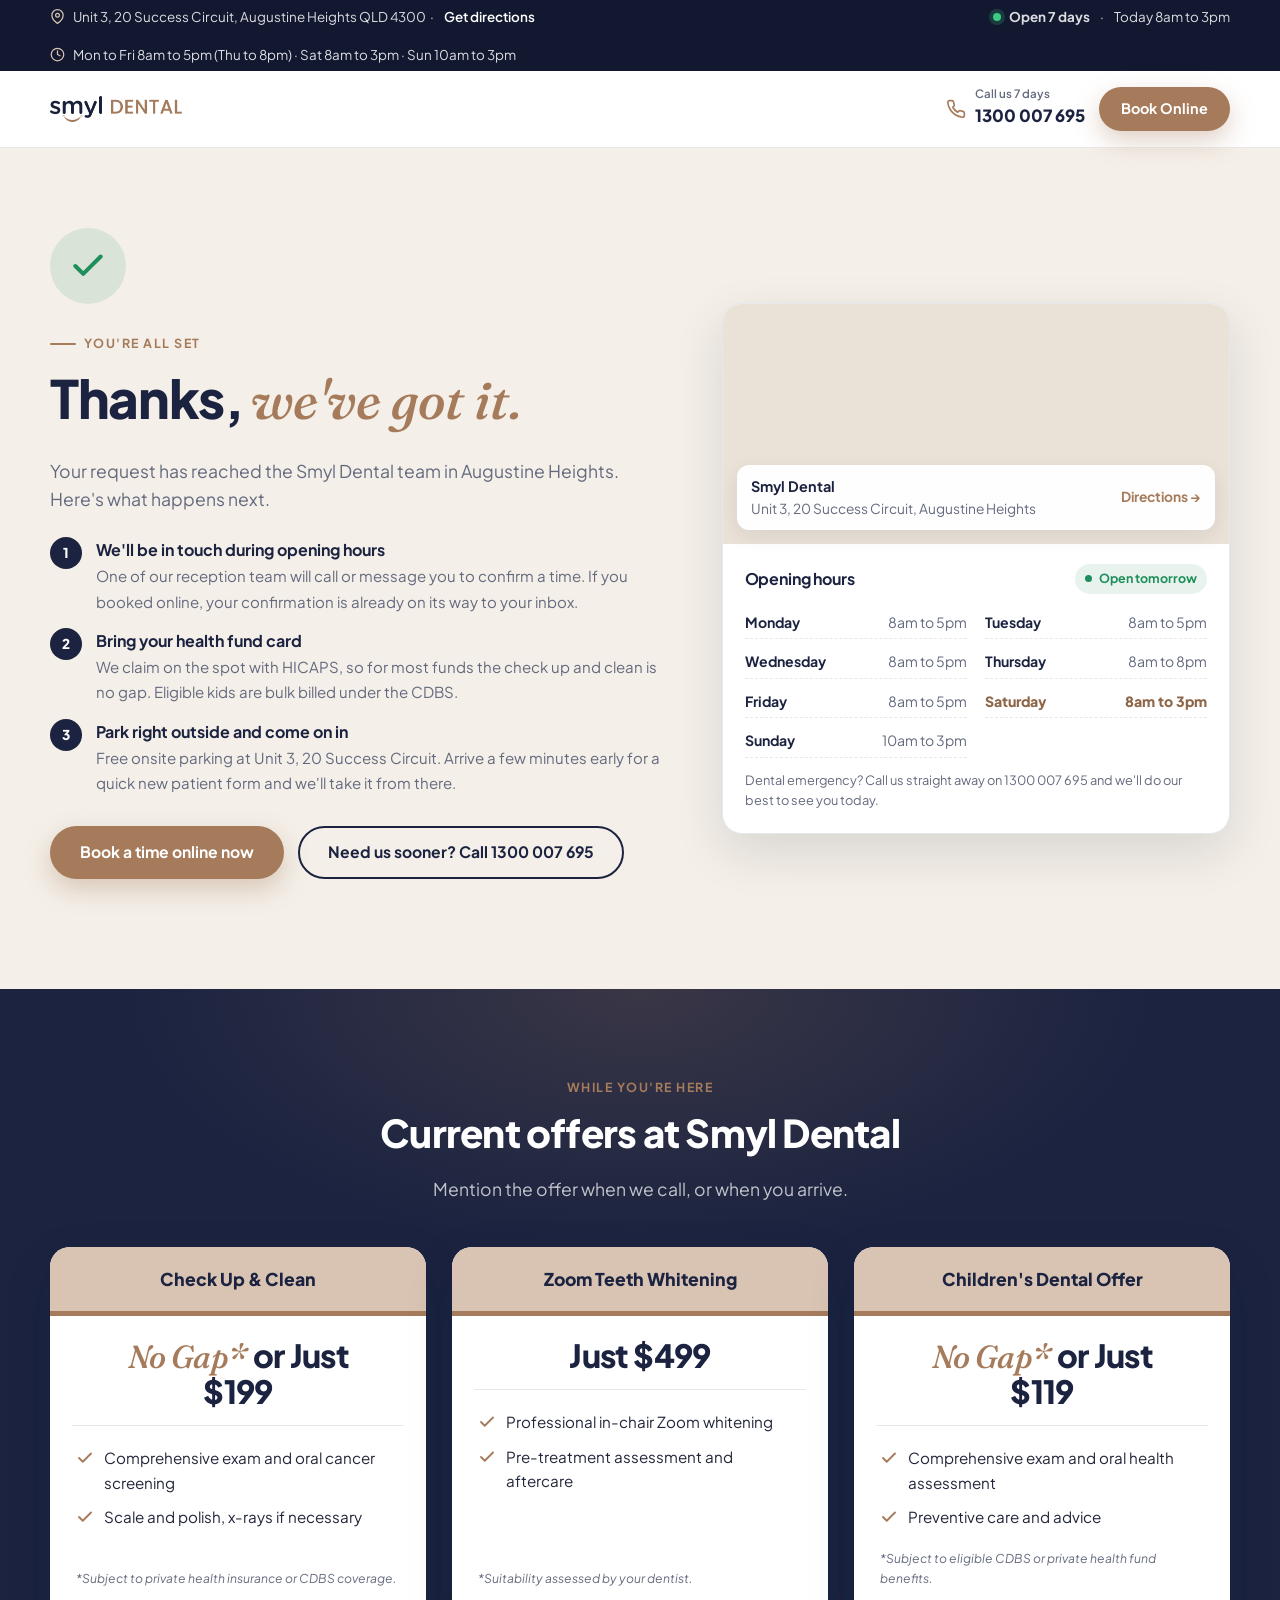
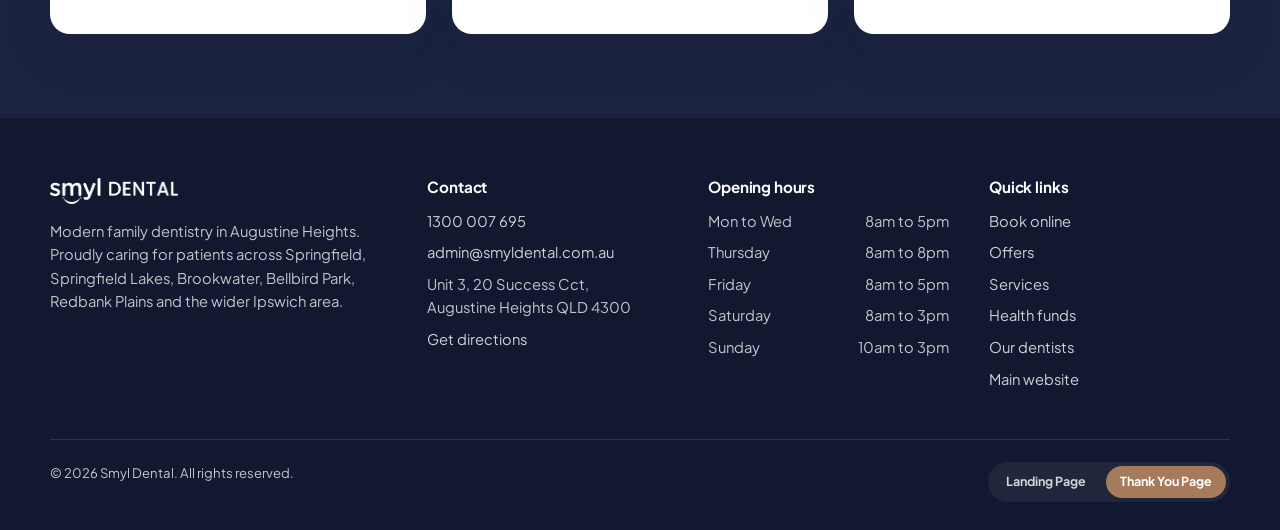
<file: thank-you.html>
<!DOCTYPE html>
<html lang="en-AU">
<head>
  <meta charset="UTF-8">
  <!-- Google Tag Manager -->
  <script>(function(w,d,s,l,i){w[l]=w[l]||[];w[l].push({'gtm.start':
  new Date().getTime(),event:'gtm.js'});var f=d.getElementsByTagName(s)[0],
  j=d.createElement(s),dl=l!='dataLayer'?'&l='+l:'';j.async=true;j.src=
  'https://www.googletagmanager.com/gtm.js?id='+i+dl;f.parentNode.insertBefore(j,f);
  })(window,document,'script','dataLayer','GTM-N789NFZ4');</script>
  <!-- End Google Tag Manager -->

  <!-- Google tag (gtag.js) -->
  <script async src="https://www.googletagmanager.com/gtag/js?id=AW-18469202248"></script>
  <script>
    window.dataLayer = window.dataLayer || [];
    function gtag(){dataLayer.push(arguments);}
    gtag('js', new Date());

    gtag('config', 'AW-18469202248');
  </script>
  <!-- End Google tag -->
  <meta name="viewport" content="width=device-width, initial-scale=1.0">
  <title>Thank You | Smyl Dental Augustine Heights</title>
  <meta name="description" content="Thanks for getting in touch with Smyl Dental. Here's what happens next.">
  <meta name="robots" content="noindex, nofollow">
  <link rel="icon" href="https://smyldental.com.au/wp-content/uploads/2026/07/fav-icon.png">
  <link rel="preconnect" href="https://fonts.googleapis.com">
  <link rel="preconnect" href="https://fonts.gstatic.com" crossorigin>
  <link href="https://fonts.googleapis.com/css2?family=Plus+Jakarta+Sans:wght@400;500;600;700;800&family=Fraunces:ital,opsz,wght@1,9..144,500&display=swap" rel="stylesheet">
  <link rel="stylesheet" href="assets/css/style.css">
  <script src="assets/js/config.js"></script>
  <!--
    GOOGLE ADS CONVERSION
    This page fires the "booking_thank_you" event via assets/js/main.js.
    Set GOOGLE_ADS_ID + CONVERSION_LABEL_BOOKING in assets/js/config.js (or use GTM and
    trigger on Page Path contains /thank-you).
  -->
</head>
<body class="page-thank-you">

  <!-- Google Tag Manager (noscript) -->
  <noscript><iframe src="https://www.googletagmanager.com/ns.html?id=GTM-N789NFZ4"
  height="0" width="0" style="display:none;visibility:hidden"></iframe></noscript>
  <!-- End Google Tag Manager (noscript) -->

  <!-- ================= TOP BAR ================= -->
  <div class="topbar">
    <div class="container">
      <span class="item addr">
        <svg viewBox="0 0 24 24" fill="none" stroke="currentColor" stroke-width="2" stroke-linecap="round" stroke-linejoin="round"><path d="M21 10c0 7-9 13-9 13s-9-6-9-13a9 9 0 0 1 18 0z"/><circle cx="12" cy="10" r="3"/></svg>
        Unit 3, 20 Success Circuit, Augustine Heights QLD 4300 &nbsp;·&nbsp;
        <a href="https://www.google.com/maps/dir/?api=1&amp;destination=Smyl+Dental+Unit+3+20+Success+Circuit+Augustine+Heights+QLD+4300" target="_blank" rel="noopener" data-track="directions_click">Get directions</a>
      </span>
      <span class="item">
        <span class="open-dot"></span>
        <strong>Open 7 days</strong>&nbsp;·&nbsp;<span data-today-hours>Today 8am to 5pm</span>
      </span>
      <span class="item hours-full">
        <svg viewBox="0 0 24 24" fill="none" stroke="currentColor" stroke-width="2" stroke-linecap="round" stroke-linejoin="round"><circle cx="12" cy="12" r="10"/><path d="M12 6v6l4 2"/></svg>
        Mon to Fri 8am to 5pm (Thu to 8pm) · Sat 8am to 3pm · Sun 10am to 3pm
      </span>
    </div>
  </div>

  <!-- ================= HEADER ================= -->
  <header class="header">
    <div class="container">
      <a class="logo" href="index.html" aria-label="Smyl Dental">
        <img src="assets/img/smyl-logo.png" alt="Smyl Dental" width="263" height="52">
      </a>
      <div class="header-actions">
        <a class="phone-link" href="tel:1300007695" data-track="header">
          <svg viewBox="0 0 24 24" fill="none" stroke="currentColor" stroke-width="2" stroke-linecap="round" stroke-linejoin="round"><path d="M22 16.92v3a2 2 0 0 1-2.18 2 19.79 19.79 0 0 1-8.63-3.07 19.5 19.5 0 0 1-6-6 19.79 19.79 0 0 1-3.07-8.67A2 2 0 0 1 4.11 2h3a2 2 0 0 1 2 1.72c.13.96.37 1.9.72 2.81a2 2 0 0 1-.45 2.11L8.09 9.91a16 16 0 0 0 6 6l1.27-1.27a2 2 0 0 1 2.11-.45c.91.35 1.85.59 2.81.72A2 2 0 0 1 22 16.92z"/></svg>
          <span><small>Call us 7 days</small>1300 007 695</span>
        </a>
        <a class="btn btn-primary btn-sm btn-book" href="https://www.corepractice.is/practices/smyldental/smyl-dental#/" target="_blank" rel="noopener" data-track="book_external">Book Online</a>
      </div>
    </div>
  </header>

  <!-- ================= THANK YOU ================= -->
  <section class="thanks">
    <div class="container">
      <div>
        <div class="tick">
          <svg viewBox="0 0 24 24" fill="none" stroke="currentColor" stroke-width="2.5" stroke-linecap="round" stroke-linejoin="round"><path d="M20 6 9 17l-5-5"/></svg>
        </div>
        <span class="eyebrow">You're all set</span>
        <h1>Thanks, <span class="accent">we've got it.</span></h1>
        <p class="lead">Your request has reached the Smyl Dental team in Augustine Heights. Here's what happens next.</p>
        <ol class="next-steps">
          <li><span class="num">1</span><div><strong>We'll be in touch during opening hours</strong><span>One of our reception team will call or message you to confirm a time. If you booked online, your confirmation is already on its way to your inbox.</span></div></li>
          <li><span class="num">2</span><div><strong>Bring your health fund card</strong><span>We claim on the spot with HICAPS, so for most funds the check up and clean is no gap. Eligible kids are bulk billed under the CDBS.</span></div></li>
          <li><span class="num">3</span><div><strong>Park right outside and come on in</strong><span>Free onsite parking at Unit 3, 20 Success Circuit. Arrive a few minutes early for a quick new patient form and we'll take it from there.</span></div></li>
        </ol>
        <div class="hero-ctas">
          <a class="btn btn-primary" href="https://www.corepractice.is/practices/smyldental/smyl-dental#/" target="_blank" rel="noopener" data-track="book_external">Book a time online now</a>
          <a class="btn btn-outline" href="tel:1300007695" data-track="thank_you">Need us sooner? Call 1300 007 695</a>
        </div>
      </div>

      <aside class="loc-card" aria-label="Location and opening hours">
        <div class="map">
          <iframe
            title="Map to Smyl Dental, Augustine Heights"
            src="https://www.google.com/maps?q=Smyl+Dental,+Unit+3/20+Success+Circuit,+Augustine+Heights+QLD+4300&amp;z=15&amp;output=embed"
            loading="lazy" referrerpolicy="no-referrer-when-downgrade" allowfullscreen></iframe>
          <div class="map-pill">
            <div>
              <strong>Smyl Dental</strong>
              <span>Unit 3, 20 Success Circuit, Augustine Heights</span>
            </div>
            <a href="https://www.google.com/maps/dir/?api=1&amp;destination=Smyl+Dental+Unit+3+20+Success+Circuit+Augustine+Heights+QLD+4300" target="_blank" rel="noopener" data-track="directions_click">Directions →</a>
          </div>
        </div>
        <div class="hours">
          <div class="hours-top">
            <h3>Opening hours</h3>
            <span class="badge-open" data-open-status>Open 7 days</span>
          </div>
          <dl class="hours-grid">
            <div data-day="1"><dt>Monday</dt><dd>8am to 5pm</dd></div>
            <div data-day="2"><dt>Tuesday</dt><dd>8am to 5pm</dd></div>
            <div data-day="3"><dt>Wednesday</dt><dd>8am to 5pm</dd></div>
            <div data-day="4"><dt>Thursday</dt><dd>8am to 8pm</dd></div>
            <div data-day="5"><dt>Friday</dt><dd>8am to 5pm</dd></div>
            <div data-day="6"><dt>Saturday</dt><dd>8am to 3pm</dd></div>
            <div data-day="0"><dt>Sunday</dt><dd>10am to 3pm</dd></div>
          </dl>
          <p class="hours-note">Dental emergency? Call us straight away on 1300 007 695 and we'll do our best to see you today.</p>
        </div>
      </aside>
    </div>
  </section>

  <!-- ================= WHILE YOU WAIT: OFFERS ================= -->
  <section class="offers section">
    <div class="container">
      <div class="section-head center">
        <span class="eyebrow">While you're here</span>
        <h2>Current offers at Smyl Dental</h2>
        <p class="lead">Mention the offer when we call, or when you arrive.</p>
      </div>
      <div class="offer-grid">
        <article class="offer">
          <div class="offer-head">Check Up &amp; Clean</div>
          <div class="offer-price"><div class="amount"><em>No Gap*</em> or Just $199</div></div>
          <ul>
            <li><svg viewBox="0 0 24 24" fill="none" stroke="currentColor" stroke-width="2.5" stroke-linecap="round" stroke-linejoin="round"><path d="M20 6 9 17l-5-5"/></svg>Comprehensive exam and oral cancer screening</li>
            <li><svg viewBox="0 0 24 24" fill="none" stroke="currentColor" stroke-width="2.5" stroke-linecap="round" stroke-linejoin="round"><path d="M20 6 9 17l-5-5"/></svg>Scale and polish, x-rays if necessary</li>
          </ul>
          <p class="note">*Subject to private health insurance or CDBS coverage.</p>
        </article>
        <article class="offer">
          <div class="offer-head">Zoom Teeth Whitening</div>
          <div class="offer-price"><div class="amount">Just $499</div></div>
          <ul>
            <li><svg viewBox="0 0 24 24" fill="none" stroke="currentColor" stroke-width="2.5" stroke-linecap="round" stroke-linejoin="round"><path d="M20 6 9 17l-5-5"/></svg>Professional in-chair Zoom whitening</li>
            <li><svg viewBox="0 0 24 24" fill="none" stroke="currentColor" stroke-width="2.5" stroke-linecap="round" stroke-linejoin="round"><path d="M20 6 9 17l-5-5"/></svg>Pre-treatment assessment and aftercare</li>
          </ul>
          <p class="note">*Suitability assessed by your dentist.</p>
        </article>
        <article class="offer">
          <div class="offer-head">Children's Dental Offer</div>
          <div class="offer-price"><div class="amount"><em>No Gap*</em> or Just $119</div></div>
          <ul>
            <li><svg viewBox="0 0 24 24" fill="none" stroke="currentColor" stroke-width="2.5" stroke-linecap="round" stroke-linejoin="round"><path d="M20 6 9 17l-5-5"/></svg>Comprehensive exam and oral health assessment</li>
            <li><svg viewBox="0 0 24 24" fill="none" stroke="currentColor" stroke-width="2.5" stroke-linecap="round" stroke-linejoin="round"><path d="M20 6 9 17l-5-5"/></svg>Preventive care and advice</li>
          </ul>
          <p class="note">*Subject to eligible CDBS or private health fund benefits.</p>
        </article>
      </div>
    </div>
  </section>

  <!-- ================= FOOTER ================= -->
  <footer class="footer">
    <div class="container">
      <div class="footer-grid">
        <div>
          <a class="logo" href="index.html"><img src="assets/img/smyl-logo.png" alt="Smyl Dental"></a>
          <p>Modern family dentistry in Augustine Heights. Proudly caring for patients across Springfield, Springfield Lakes, Brookwater, Bellbird Park, Redbank Plains and the wider Ipswich area.</p>
        </div>
        <div>
          <h4>Contact</h4>
          <ul>
            <li><a href="tel:1300007695" data-track="footer">1300 007 695</a></li>
            <li><a href="mailto:admin@smyldental.com.au">admin@smyldental.com.au</a></li>
            <li>Unit 3, 20 Success Cct,<br>Augustine Heights QLD 4300</li>
            <li><a href="https://www.google.com/maps/dir/?api=1&amp;destination=Smyl+Dental+Unit+3+20+Success+Circuit+Augustine+Heights+QLD+4300" target="_blank" rel="noopener">Get directions</a></li>
          </ul>
        </div>
        <div>
          <h4>Opening hours</h4>
          <ul class="hours-list">
            <li><span>Mon to Wed</span><span>8am to 5pm</span></li>
            <li><span>Thursday</span><span>8am to 8pm</span></li>
            <li><span>Friday</span><span>8am to 5pm</span></li>
            <li><span>Saturday</span><span>8am to 3pm</span></li>
            <li><span>Sunday</span><span>10am to 3pm</span></li>
          </ul>
        </div>
        <div>
          <h4>Quick links</h4>
          <ul>
            <li><a href="index.html#book">Book online</a></li>
            <li><a href="index.html#offers">Offers</a></li>
            <li><a href="index.html#services">Services</a></li>
            <li><a href="index.html#health-funds">Health funds</a></li>
            <li><a href="index.html#team">Our dentists</a></li>
            <li><a href="https://smyldental.com.au" target="_blank" rel="noopener">Main website</a></li>
          </ul>
        </div>
      </div>
      <div class="footer-bottom">
        <span>© <span id="year">2026</span> Smyl Dental. All rights reserved.</span>
        <nav class="page-switch" aria-label="Page switcher">
          <a href="index.html">Landing Page</a>
          <a href="thank-you.html" class="active">Thank You Page</a>
        </nav>
      </div>
    </div>
  </footer>

  <div class="mobile-cta">
    <a class="btn btn-outline" href="tel:1300007695" data-track="sticky">Call Now</a>
    <a class="btn btn-primary" href="https://www.corepractice.is/practices/smyldental/smyl-dental#/" target="_blank" rel="noopener" data-track="book_external">Book Online</a>
  </div>

  <script>document.getElementById('year').textContent = new Date().getFullYear();</script>
  <script src="assets/js/main.js"></script>
</body>
</html>
</file>
<file: assets/css/style.css>
/* ==========================================================
   Smyl Dental | Google Ads landing page styles
   Brand: navy #1B2340, bronze #A67B5B, cream #F4EFE8
   ========================================================== */

:root {
  --navy: #1B2340;
  --navy-deep: #121830;
  --navy-soft: #2A3356;
  --bronze: #A67B5B;
  --bronze-dark: #8E6648;
  --bronze-light: #D9C4B3;
  --cream: #F4EFE8;
  --cream-deep: #EAE2D7;
  --white: #FFFFFF;
  --text: #22263A;
  --muted: #646A7E;
  --line: rgba(27, 35, 64, 0.1);
  --green: #1E8E5A;
  --radius: 20px;
  --radius-sm: 12px;
  --shadow: 0 18px 50px rgba(18, 24, 48, 0.12);
  --shadow-sm: 0 6px 20px rgba(18, 24, 48, 0.08);
  --font-head: "Plus Jakarta Sans", "Segoe UI", system-ui, sans-serif;
  --font-body: "Plus Jakarta Sans", "Segoe UI", system-ui, sans-serif;
  --font-accent: "Fraunces", Georgia, serif;
  --max: 1180px;
}

* { box-sizing: border-box; }
html { scroll-behavior: smooth; -webkit-text-size-adjust: 100%; }
body {
  margin: 0;
  font-family: var(--font-body);
  font-size: 16px;
  line-height: 1.6;
  color: var(--text);
  background: var(--white);
}
img { max-width: 100%; display: block; }
a { color: inherit; }
h1, h2, h3, h4 { font-family: var(--font-head); line-height: 1.15; margin: 0 0 0.5em; color: var(--navy); letter-spacing: -0.01em; }
h1 { font-size: clamp(2.1rem, 4.3vw, 3.3rem); font-weight: 800; letter-spacing: -0.025em; }
h2 { font-size: clamp(1.7rem, 3vw, 2.5rem); font-weight: 800; letter-spacing: -0.02em; }
h3 { font-size: 1.2rem; font-weight: 700; }
p { margin: 0 0 1em; }
.container { width: min(var(--max), calc(100% - 40px)); margin: 0 auto; }
.accent { font-family: var(--font-accent); font-style: italic; font-weight: 500; color: var(--bronze); letter-spacing: 0; }
.eyebrow {
  display: inline-flex; align-items: center; gap: 8px;
  font-size: 0.78rem; font-weight: 700; letter-spacing: 0.12em; text-transform: uppercase;
  color: var(--bronze); margin-bottom: 14px;
}
.eyebrow::before { content: ""; width: 26px; height: 2px; background: var(--bronze); border-radius: 2px; }
.lead { font-size: 1.1rem; color: var(--muted); max-width: 60ch; }
.center { text-align: center; }
.center .eyebrow::before { display: none; }
.center .lead { margin-inline: auto; }
.section { padding: 84px 0; }
.section-head { margin-bottom: 44px; }
.sr-only { position: absolute; width: 1px; height: 1px; overflow: hidden; clip: rect(0 0 0 0); }

/* ---------- Buttons ---------- */
.btn {
  display: inline-flex; align-items: center; justify-content: center; gap: 10px;
  padding: 15px 28px; border-radius: 999px; font-weight: 700; font-size: 0.98rem;
  text-decoration: none; border: 2px solid transparent; cursor: pointer;
  transition: transform .18s ease, box-shadow .18s ease, background .18s ease, color .18s ease;
  font-family: var(--font-body); line-height: 1.2; white-space: nowrap;
}
.btn:hover { transform: translateY(-2px); }
.btn-primary { background: var(--bronze); color: var(--white); box-shadow: 0 10px 24px rgba(166, 123, 91, 0.35); }
.btn-primary:hover { background: var(--bronze-dark); }
.btn-navy { background: var(--navy); color: var(--white); box-shadow: 0 10px 24px rgba(27, 35, 64, 0.25); }
.btn-navy:hover { background: var(--navy-deep); }
.btn-outline { background: transparent; color: var(--navy); border-color: var(--navy); }
.btn-outline:hover { background: var(--navy); color: var(--white); }
.btn-outline-light { background: transparent; color: var(--white); border-color: rgba(255,255,255,0.55); }
.btn-outline-light:hover { background: var(--white); color: var(--navy); }
.btn-sm { padding: 11px 20px; font-size: 0.9rem; }
.btn-lg { padding: 18px 34px; font-size: 1.05rem; }
.btn svg { width: 18px; height: 18px; flex: none; }

/* ---------- Top bar ---------- */
.topbar { background: var(--navy-deep); color: rgba(255,255,255,0.85); font-size: 0.84rem; }
.topbar .container { display: flex; align-items: center; justify-content: space-between; gap: 16px; min-height: 42px; flex-wrap: wrap; padding-block: 6px; }
.topbar a { color: var(--white); text-decoration: none; font-weight: 600; }
.topbar a:hover { text-decoration: underline; }
.topbar .item { display: inline-flex; align-items: center; gap: 8px; }
.topbar .item svg { width: 15px; height: 15px; color: var(--bronze-light); flex: none; }
.topbar .open-dot { width: 8px; height: 8px; border-radius: 50%; background: #3CCB7F; box-shadow: 0 0 0 4px rgba(60,203,127,0.2); display: inline-block; }
.topbar .hours-full { display: none; }

/* ---------- Header ---------- */
.header { position: sticky; top: 0; z-index: 50; background: rgba(255,255,255,0.92); backdrop-filter: blur(12px); -webkit-backdrop-filter: blur(12px); border-bottom: 1px solid var(--line); }
.header .container { display: flex; align-items: center; justify-content: space-between; gap: 20px; min-height: 76px; }
.logo img { width: 132px; height: auto; }
.header-actions { display: flex; align-items: center; gap: 14px; }
.phone-link { display: inline-flex; align-items: center; gap: 9px; text-decoration: none; font-weight: 800; color: var(--navy); font-size: 1.05rem; }
.phone-link svg { width: 20px; height: 20px; color: var(--bronze); }
.phone-link small { display: block; font-size: 0.72rem; font-weight: 600; color: var(--muted); line-height: 1; margin-bottom: 3px; }

/* ---------- Hero ---------- */
.hero { background: var(--cream) url("../img/hero-surgery.jpg") center / cover no-repeat; position: relative; overflow: hidden; }
.hero::before {
  content: ""; position: absolute; inset: 0;
  background:
    linear-gradient(90deg, rgba(244,239,232,0.97) 0%, rgba(244,239,232,0.9) 40%, rgba(244,239,232,0.35) 100%),
    radial-gradient(900px 500px at 85% 0%, rgba(166,123,91,0.14), transparent 60%);
  pointer-events: none;
}
.hero .container { position: relative; display: grid; grid-template-columns: minmax(0,1.15fr) minmax(0,0.85fr); gap: 56px; align-items: center; padding: 72px 0 64px; }
.hero h1 { margin-bottom: 18px; }
.hero h1 .price { white-space: nowrap; }
.hero .lead { font-size: 1.15rem; margin-bottom: 28px; }
.hero-ctas { display: flex; gap: 14px; flex-wrap: wrap; margin-bottom: 30px; }
.trust-row { display: flex; flex-wrap: wrap; gap: 10px 22px; padding: 0; margin: 0; list-style: none; font-size: 0.92rem; font-weight: 600; color: var(--navy); }
.trust-row li { display: inline-flex; align-items: center; gap: 8px; }
.trust-row svg { width: 18px; height: 18px; color: var(--green); flex: none; }
.fineprint { font-size: 0.78rem; color: var(--muted); margin-top: 18px; max-width: 56ch; }

/* Hero location card (map + hours) */
.loc-card { background: var(--white); border-radius: var(--radius); box-shadow: var(--shadow); overflow: hidden; border: 1px solid var(--line); }
.loc-card .map { position: relative; height: 240px; background: var(--cream-deep); }
.loc-card .map iframe { width: 100%; height: 100%; border: 0; display: block; filter: saturate(0.9); }
.loc-card .map-pill {
  position: absolute; left: 14px; bottom: 14px; right: 14px;
  background: rgba(255,255,255,0.96); border-radius: 12px; padding: 10px 14px;
  display: flex; align-items: center; justify-content: space-between; gap: 12px; font-size: 0.86rem;
  box-shadow: var(--shadow-sm);
}
.loc-card .map-pill strong { display: block; color: var(--navy); font-size: 0.9rem; }
.loc-card .map-pill span { color: var(--muted); }
.loc-card .map-pill a { color: var(--bronze); font-weight: 700; text-decoration: none; white-space: nowrap; }
.loc-card .hours { padding: 20px 22px 22px; }
.loc-card .hours-top { display: flex; align-items: center; justify-content: space-between; gap: 10px; margin-bottom: 12px; }
.loc-card .hours-top h3 { margin: 0; font-size: 1rem; }
.badge-open { display: inline-flex; align-items: center; gap: 7px; background: rgba(30,142,90,0.1); color: var(--green); font-weight: 700; font-size: 0.78rem; padding: 5px 10px; border-radius: 999px; }
.badge-open::before { content: ""; width: 7px; height: 7px; border-radius: 50%; background: var(--green); }
.hours-grid { display: grid; grid-template-columns: 1fr 1fr; gap: 6px 18px; font-size: 0.88rem; margin: 0; }
.hours-grid div { display: flex; justify-content: space-between; gap: 8px; padding: 5px 0; border-bottom: 1px dashed var(--line); }
.hours-grid dt { font-weight: 700; color: var(--navy); margin: 0; }
.hours-grid dd { margin: 0; color: var(--muted); }
.hours-grid div.today dt, .hours-grid div.today dd { color: var(--bronze-dark); font-weight: 800; }
.hours-note { font-size: 0.8rem; color: var(--muted); margin: 12px 0 0; }

/* ---------- Booking ---------- */
.booking { background: var(--white); padding: 70px 0 80px; }
.booking .frame-wrap { background: var(--white); border: 1px solid var(--line); border-radius: var(--radius); box-shadow: var(--shadow); overflow: hidden; }
.booking .frame-bar { display: flex; align-items: center; justify-content: space-between; gap: 12px; padding: 14px 20px; background: var(--navy); color: var(--white); font-size: 0.9rem; flex-wrap: wrap; }
.booking .frame-bar strong { font-weight: 700; }
.booking .frame-bar a { color: var(--bronze-light); font-weight: 700; text-decoration: none; }
.booking iframe { width: 100%; height: 760px; border: 0; display: block; background: #fff; }
.book-panel { display: grid; grid-template-columns: minmax(0,1fr) minmax(0,1fr); }
.book-steps { padding: 34px 36px; border-right: 1px solid var(--line); display: flex; flex-direction: column; gap: 22px; justify-content: center; background: var(--white); }
.book-step { display: flex; gap: 16px; align-items: flex-start; }
.book-step .num { width: 36px; height: 36px; flex: none; border-radius: 50%; background: var(--cream); color: var(--bronze-dark); font-weight: 800; display: grid; place-items: center; }
.book-step strong { display: block; color: var(--navy); font-size: 1.02rem; }
.book-step span { color: var(--muted); font-size: 0.93rem; }
.book-action { padding: 36px; background: var(--cream); display: flex; flex-direction: column; align-items: center; justify-content: center; text-align: center; gap: 16px; }
.book-action .btn-primary { width: 100%; max-width: 360px; }
.book-action .btn-outline { width: 100%; max-width: 360px; }
.book-badge { display: inline-flex; align-items: center; gap: 12px; background: var(--white); border-radius: 14px; padding: 12px 18px; box-shadow: var(--shadow-sm); text-align: left; }
.book-badge svg { width: 28px; height: 28px; color: var(--green); flex: none; }
.book-badge strong { display: block; color: var(--green); font-size: 0.95rem; }
.book-badge small { color: var(--muted); font-size: 0.82rem; }
.book-fine { font-size: 0.82rem; color: var(--muted); margin: 0; max-width: 40ch; }
.booking .alt { text-align: center; margin-top: 22px; color: var(--muted); font-size: 0.95rem; }
.booking .alt a { color: var(--navy); font-weight: 800; text-decoration: none; }

/* ---------- Offers ---------- */
.offers { background: var(--navy); color: var(--white); position: relative; overflow: hidden; }
.offers::before { content: ""; position: absolute; inset: 0; background: radial-gradient(800px 400px at 50% 0%, rgba(166,123,91,0.22), transparent 65%); pointer-events: none; }
.offers .container { position: relative; }
.offers h2, .offers .lead { color: var(--white); }
.offers .lead { color: rgba(255,255,255,0.72); }
.offer-grid { display: grid; grid-template-columns: repeat(3, minmax(0,1fr)); gap: 26px; }
.offer {
  background: var(--white); color: var(--text); border-radius: var(--radius); padding: 0 0 28px;
  box-shadow: var(--shadow); position: relative; overflow: hidden; display: flex; flex-direction: column;
  transition: transform .2s ease;
}
.offer:hover { transform: translateY(-4px); }
.offer-head { background: var(--bronze-light); padding: 18px 22px; text-align: center; font-weight: 800; color: var(--navy); font-size: 1.1rem; border-bottom: 5px solid var(--bronze); }
.offer-price { text-align: center; padding: 22px 22px 16px; border-bottom: 1px solid var(--line); margin: 0 22px; }
.offer-price .amount { font-family: var(--font-head); font-size: 2rem; font-weight: 800; color: var(--navy); line-height: 1.1; letter-spacing: -0.02em; }
.offer-price .amount em { font-family: var(--font-accent); font-style: italic; font-weight: 500; color: var(--bronze); }
.offer-price .or { display: block; font-size: 0.85rem; color: var(--muted); font-weight: 600; margin-top: 6px; }
.offer ul { list-style: none; padding: 20px 26px 6px; margin: 0; flex: 1; }
.offer li { display: flex; gap: 10px; align-items: flex-start; font-size: 0.95rem; margin-bottom: 10px; }
.offer li svg { width: 18px; height: 18px; color: var(--bronze); flex: none; margin-top: 3px; }
.offer .note { font-size: 0.76rem; color: var(--muted); font-style: italic; padding: 0 26px; margin: 4px 0 18px; }
.offer .btn { align-self: center; }

/* ---------- Services ---------- */
.services { background: var(--white); }
.service-grid { display: grid; grid-template-columns: repeat(3, minmax(0,1fr)); gap: 24px; }
.service { background: var(--cream); border-radius: var(--radius); padding: 26px 26px 24px; border: 1px solid transparent; transition: transform .2s ease, box-shadow .2s ease, border-color .2s ease; position: relative; }
.service:hover { transform: translateY(-4px); box-shadow: var(--shadow-sm); border-color: rgba(166,123,91,0.35); }
.service .icon { width: 52px; height: 52px; border-radius: 14px; background: var(--white); display: grid; place-items: center; margin-bottom: 18px; box-shadow: var(--shadow-sm); }
.service .icon svg { width: 26px; height: 26px; color: var(--bronze); }
.service .q { font-size: 0.78rem; font-weight: 700; letter-spacing: .08em; text-transform: uppercase; color: var(--bronze); margin-bottom: 6px; }
.service h3 { margin-bottom: 8px; }
.service p { color: var(--muted); font-size: 0.95rem; margin: 0 0 14px; }
.service a { font-weight: 800; color: var(--navy); text-decoration: none; font-size: 0.9rem; display: inline-flex; align-items: center; gap: 6px; }
.service a svg { width: 16px; height: 16px; transition: transform .18s; }
.service a:hover svg { transform: translateX(3px); }

/* ---------- Health funds ---------- */
.funds { background: var(--cream); }
.funds .container { display: grid; grid-template-columns: minmax(0,1fr) minmax(0,1.1fr); gap: 56px; align-items: center; }
.funds ul.checks { list-style: none; padding: 0; margin: 0 0 24px; }
.funds ul.checks li { display: flex; gap: 12px; align-items: flex-start; margin-bottom: 12px; }
.funds ul.checks svg { width: 22px; height: 22px; color: var(--bronze); flex: none; margin-top: 2px; }
.fund-grid { display: grid; grid-template-columns: repeat(2, minmax(0,1fr)); gap: 16px; }
.fund { background: var(--white); border-radius: 14px; height: 84px; display: grid; place-items: center; padding: 14px 18px; min-width: 0; box-shadow: var(--shadow-sm); border: 1px solid var(--line); }
.fund img { max-height: 46px; width: auto; max-width: 100%; object-fit: contain; }
.fund-more { grid-column: 1 / -1; text-align: center; font-size: 0.85rem; color: var(--muted); margin-top: 4px; }

/* ---------- Why ---------- */
.why { background: var(--white); }
.why-grid { display: grid; grid-template-columns: repeat(3, minmax(0,1fr)); gap: 22px; }
.why-item { display: flex; gap: 16px; padding: 22px; border-radius: var(--radius-sm); border: 1px solid var(--line); }
.why-item .ic { width: 46px; height: 46px; flex: none; border-radius: 12px; background: var(--cream); display: grid; place-items: center; }
.why-item .ic svg { width: 22px; height: 22px; color: var(--bronze); }
.why-item h3 { font-size: 1.02rem; margin-bottom: 4px; }
.why-item p { margin: 0; color: var(--muted); font-size: 0.92rem; }

/* ---------- Team ---------- */
.team { background: var(--cream); }
.team-grid { display: grid; grid-template-columns: repeat(3, minmax(0,1fr)); gap: 26px; }
.member { background: var(--white); border-radius: var(--radius); overflow: hidden; box-shadow: var(--shadow-sm); border: 1px solid var(--line); }
.member .photo { aspect-ratio: 4 / 3.4; overflow: hidden; background: #e9e9ef; }
.member .photo img { width: 100%; height: 100%; object-fit: cover; object-position: center 20%; transition: transform .4s ease; }
.member:hover .photo img { transform: scale(1.04); }
.member .body { padding: 22px 24px 26px; }
.member .role { font-size: 0.78rem; font-weight: 700; letter-spacing: .08em; text-transform: uppercase; color: var(--bronze); margin-bottom: 6px; }
.member h3 { margin-bottom: 8px; }
.member p { margin: 0; color: var(--muted); font-size: 0.93rem; }
.team-support { margin-top: 28px; text-align: center; color: var(--muted); font-size: 0.95rem; }

/* ---------- FAQ ---------- */
.faq { background: var(--white); }
.faq .container { max-width: 860px; }
.faq details { border: 1px solid var(--line); border-radius: var(--radius-sm); margin-bottom: 12px; background: var(--white); }
.faq summary { cursor: pointer; list-style: none; padding: 18px 22px; font-weight: 700; color: var(--navy); display: flex; justify-content: space-between; align-items: center; gap: 14px; }
.faq summary::-webkit-details-marker { display: none; }
.faq summary::after { content: "+"; font-size: 1.4rem; color: var(--bronze); font-weight: 400; line-height: 1; transition: transform .2s; }
.faq details[open] summary::after { transform: rotate(45deg); }
.faq details p { padding: 0 22px 18px; margin: 0; color: var(--muted); }

/* ---------- Final CTA ---------- */
.cta { background: var(--navy); color: var(--white); position: relative; overflow: hidden; }
.cta::before { content: ""; position: absolute; inset: 0; background: radial-gradient(700px 400px at 100% 100%, rgba(166,123,91,0.25), transparent 60%); pointer-events: none; }
.cta .container { position: relative; }
.cta .cta-center { text-align: center; max-width: 720px; }
.cta .cta-center .eyebrow::before { display: none; }
.cta .cta-center .lead { margin-inline: auto; margin-bottom: 30px; }
.cta .cta-center .hero-ctas { justify-content: center; }
.cta h2 { color: var(--white); }
.cta .lead { color: rgba(255,255,255,0.75); }
.cta .hero-ctas { margin-bottom: 0; }

/* ---------- Footer ---------- */
.footer { background: var(--navy-deep); color: rgba(255,255,255,0.75); padding: 60px 0 28px; font-size: 0.92rem; }
.footer-grid { display: grid; grid-template-columns: 1.4fr 1fr 1fr 1fr; gap: 40px; margin-bottom: 40px; }
.footer .logo img { filter: brightness(0) invert(1); width: 128px; margin-bottom: 16px; }
.footer h4 { color: var(--white); font-size: 0.95rem; margin-bottom: 14px; }
.footer ul { list-style: none; padding: 0; margin: 0; }
.footer li { margin-bottom: 8px; }
.footer a { color: rgba(255,255,255,0.8); text-decoration: none; }
.footer a:hover { color: var(--white); text-decoration: underline; }
.footer .hours-list li { display: flex; justify-content: space-between; gap: 10px; }
.footer-bottom { border-top: 1px solid rgba(255,255,255,0.1); padding-top: 22px; display: flex; justify-content: space-between; gap: 16px; flex-wrap: wrap; font-size: 0.82rem; }
.page-switch { display: inline-flex; gap: 6px; align-items: center; background: rgba(255,255,255,0.06); border-radius: 999px; padding: 4px; }
.page-switch a { padding: 6px 14px; border-radius: 999px; font-weight: 700; font-size: 0.78rem; text-decoration: none; }
.page-switch a.active { background: var(--bronze); color: var(--white); }
.page-switch a:hover { text-decoration: none; }

/* ---------- Sticky mobile CTA ---------- */
.mobile-cta { position: fixed; left: 0; right: 0; bottom: 0; z-index: 60; display: none; gap: 10px; padding: 10px 14px calc(10px + env(safe-area-inset-bottom)); background: rgba(255,255,255,0.96); backdrop-filter: blur(10px); border-top: 1px solid var(--line); }
.mobile-cta .btn { flex: 1; padding: 14px 10px; font-size: 0.92rem; }

/* ---------- Thank you page ---------- */
.thanks { background: var(--cream); min-height: 60vh; }
.thanks .container { display: grid; grid-template-columns: minmax(0,1.1fr) minmax(0,0.9fr); gap: 50px; align-items: center; padding: 80px 0; }
.thanks .tick { width: 76px; height: 76px; border-radius: 50%; background: rgba(30,142,90,0.12); display: grid; place-items: center; margin-bottom: 22px; }
.thanks .tick svg { width: 38px; height: 38px; color: var(--green); }
.next-steps { list-style: none; padding: 0; margin: 24px 0 30px; }
.next-steps li { display: flex; gap: 14px; margin-bottom: 14px; }
.next-steps .num { width: 32px; height: 32px; flex: none; border-radius: 50%; background: var(--navy); color: #fff; font-weight: 800; font-size: 0.85rem; display: grid; place-items: center; }
.next-steps strong { display: block; color: var(--navy); }
.next-steps span { color: var(--muted); font-size: 0.94rem; }

/* ---------- Responsive ---------- */
@media (min-width: 981px) {
  .topbar .hours-full { display: inline-flex; }
  .topbar .hours-short { display: none; }
}
@media (max-width: 980px) {
  .section { padding: 64px 0; }
  .hero .container { grid-template-columns: minmax(0,1fr); gap: 36px; padding: 52px 0 48px; }
  .offer-grid, .service-grid, .why-grid, .team-grid { grid-template-columns: repeat(2, minmax(0,1fr)); }
  .funds .container, .thanks .container { grid-template-columns: minmax(0,1fr); gap: 36px; }
  .footer-grid { grid-template-columns: 1fr 1fr; }
  .booking iframe { height: 700px; }
  .book-panel { grid-template-columns: minmax(0,1fr); }
  .book-steps { border-right: 0; border-bottom: 1px solid var(--line); }
}
@media (max-width: 640px) {
  body { font-size: 15px; padding-bottom: 72px; }
  .container { width: calc(100% - 32px); }
  .topbar .container { justify-content: center; text-align: center; }
  .topbar .item.addr { display: none; }
  .header .container { min-height: 66px; }
  .logo img { width: 112px; }
  .header .phone-link span { display: none; }
  .header .btn-book { display: none; }
  .hero .container { padding: 40px 0 40px; }
  .hero::before { background: linear-gradient(180deg, rgba(244,239,232,0.94) 0%, rgba(244,239,232,0.85) 100%); }
  .hero-ctas .btn { width: 100%; }
  .offer-grid, .service-grid, .why-grid, .team-grid { grid-template-columns: 1fr; }
  .hours-grid { grid-template-columns: 1fr; }
  .footer-grid { grid-template-columns: minmax(0,1fr); gap: 28px; }
  .mobile-cta { display: flex; }
  .booking iframe { height: 640px; }
  .loc-card .map { height: 200px; }
  .loc-card .map-pill { flex-direction: column; align-items: flex-start; gap: 4px; }
}
</file>
